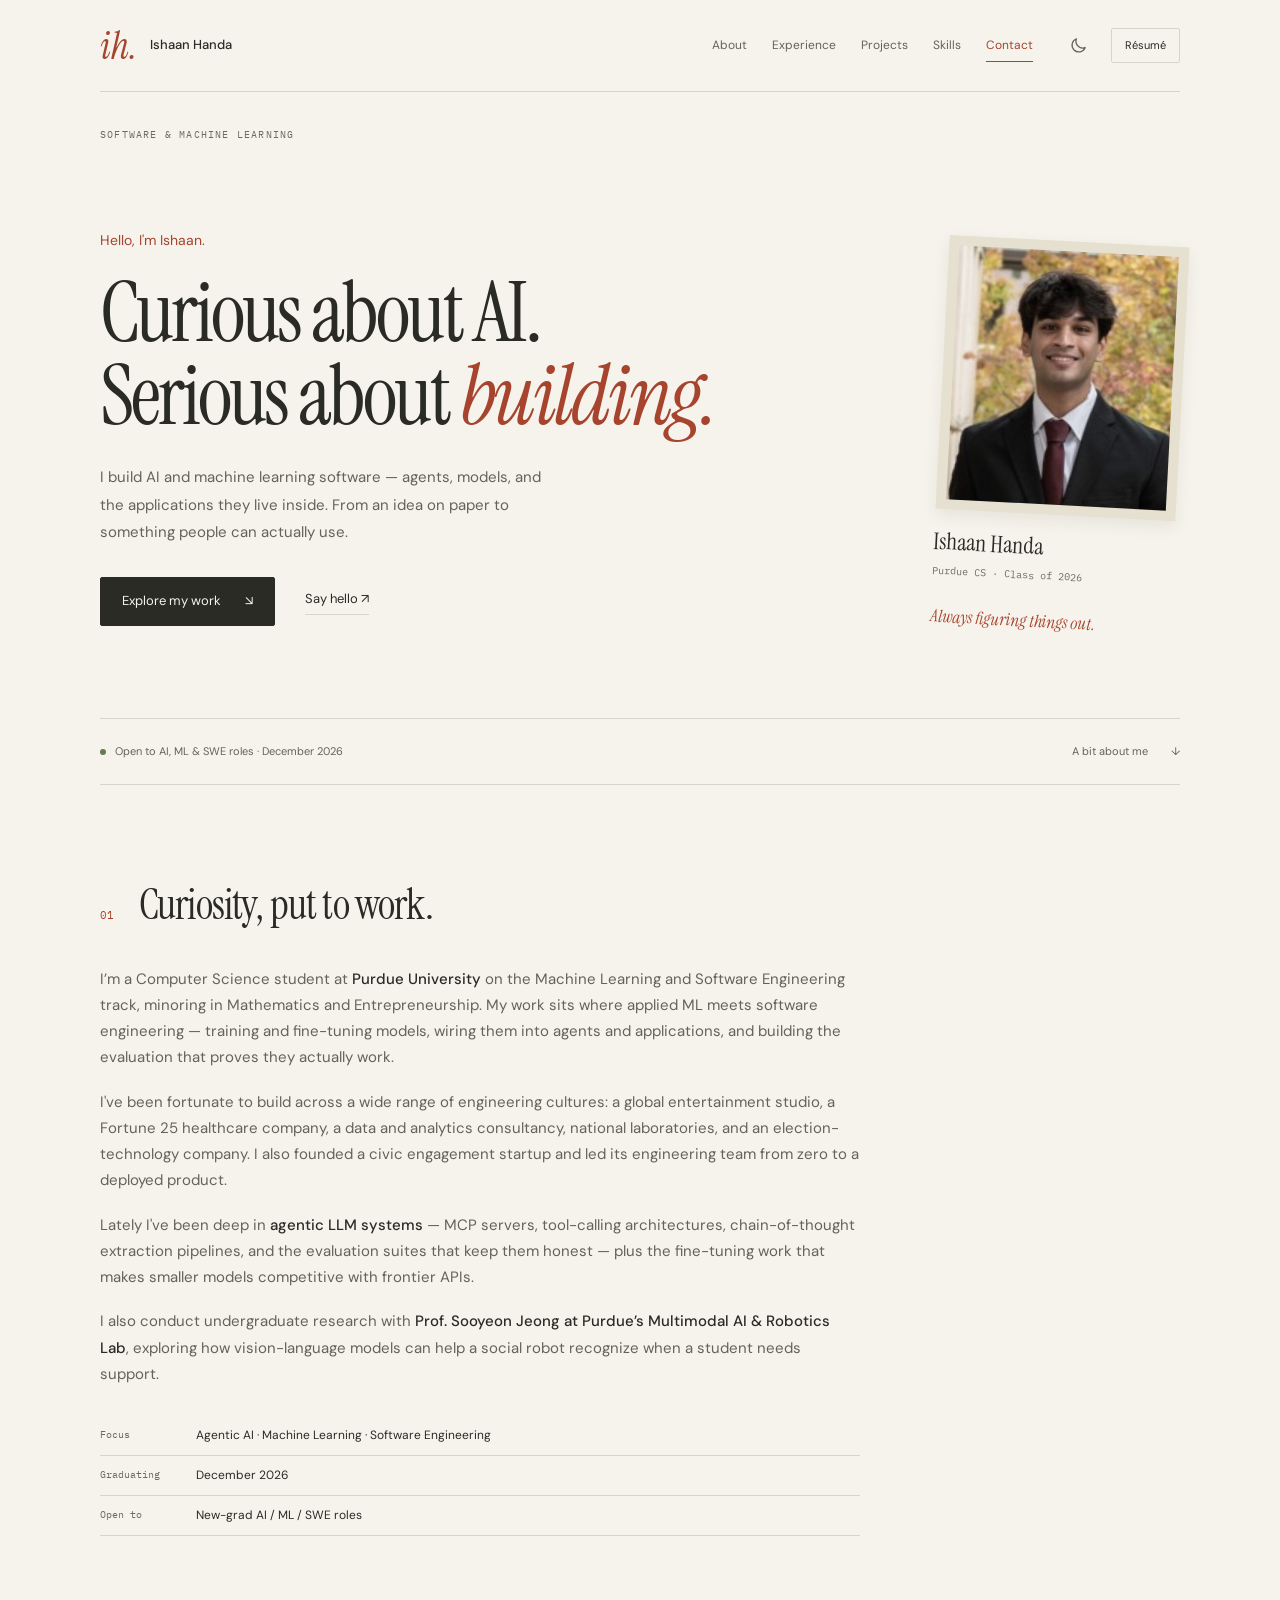
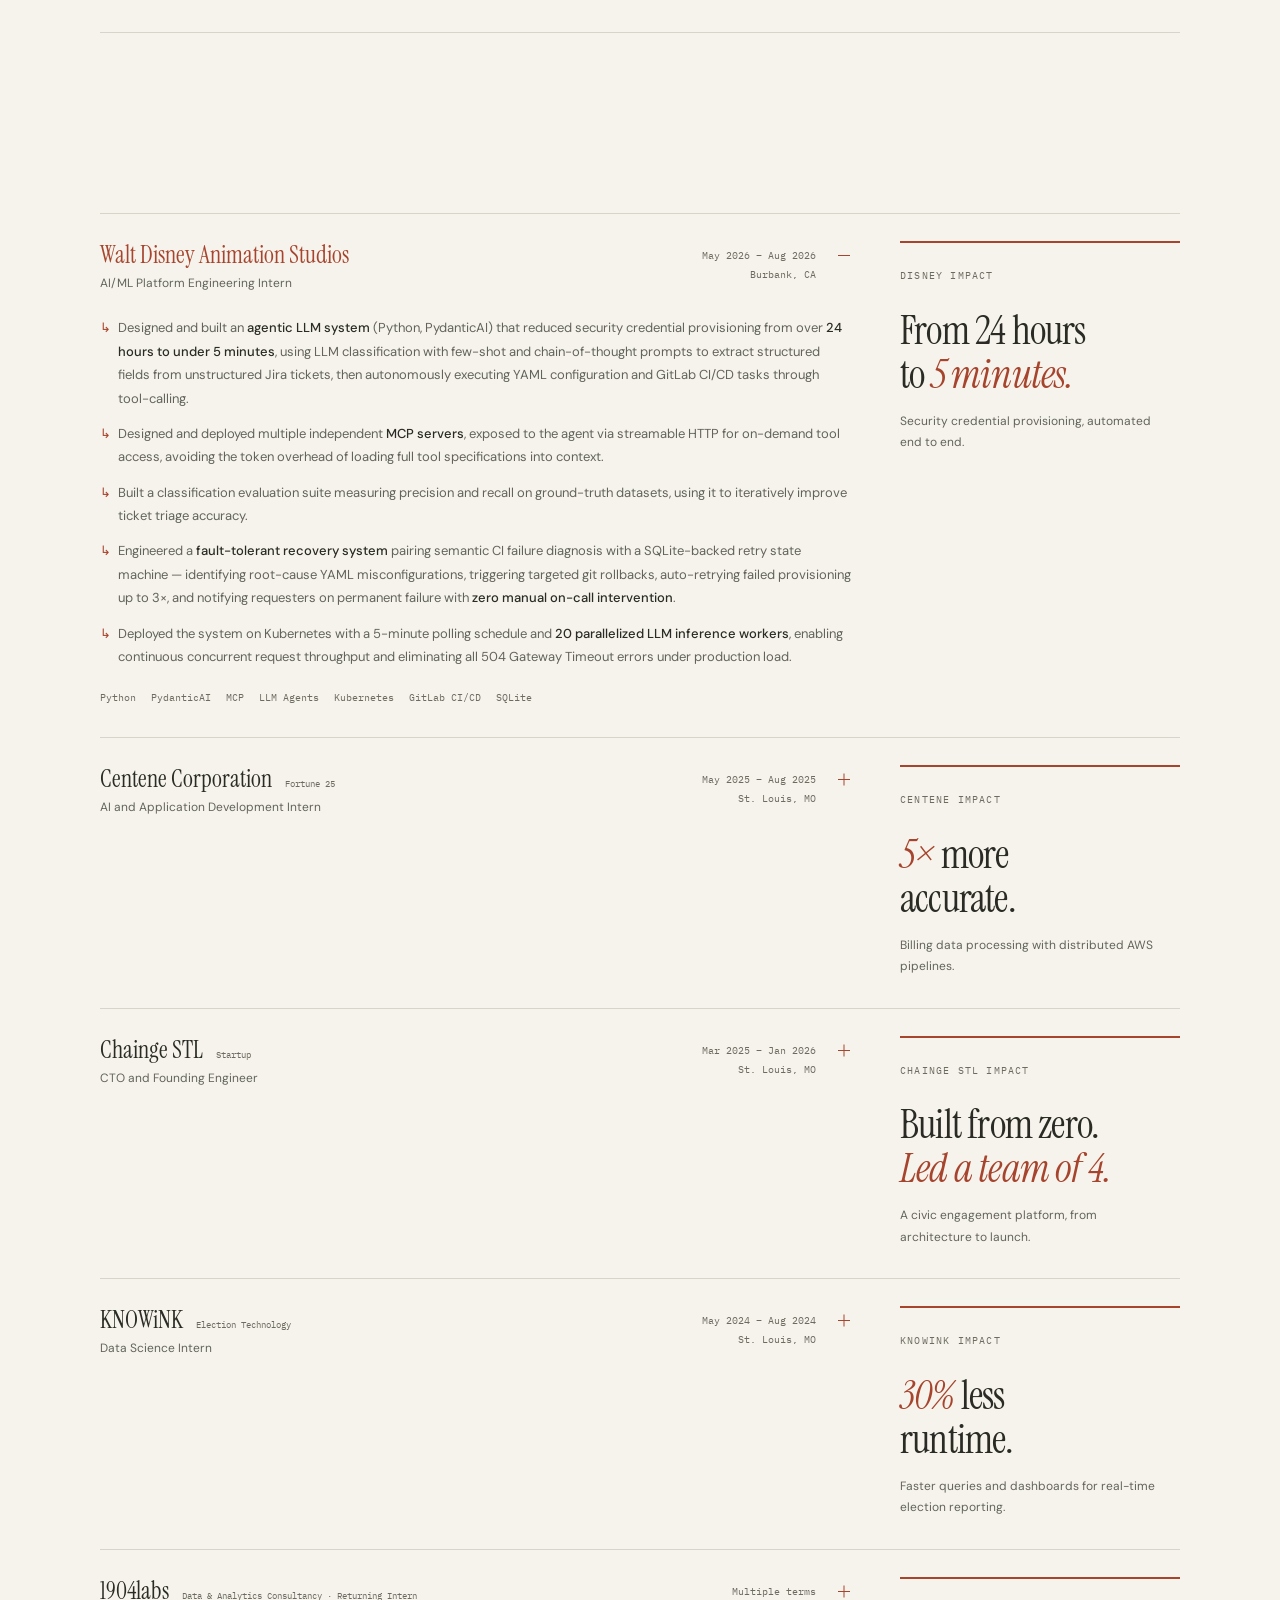
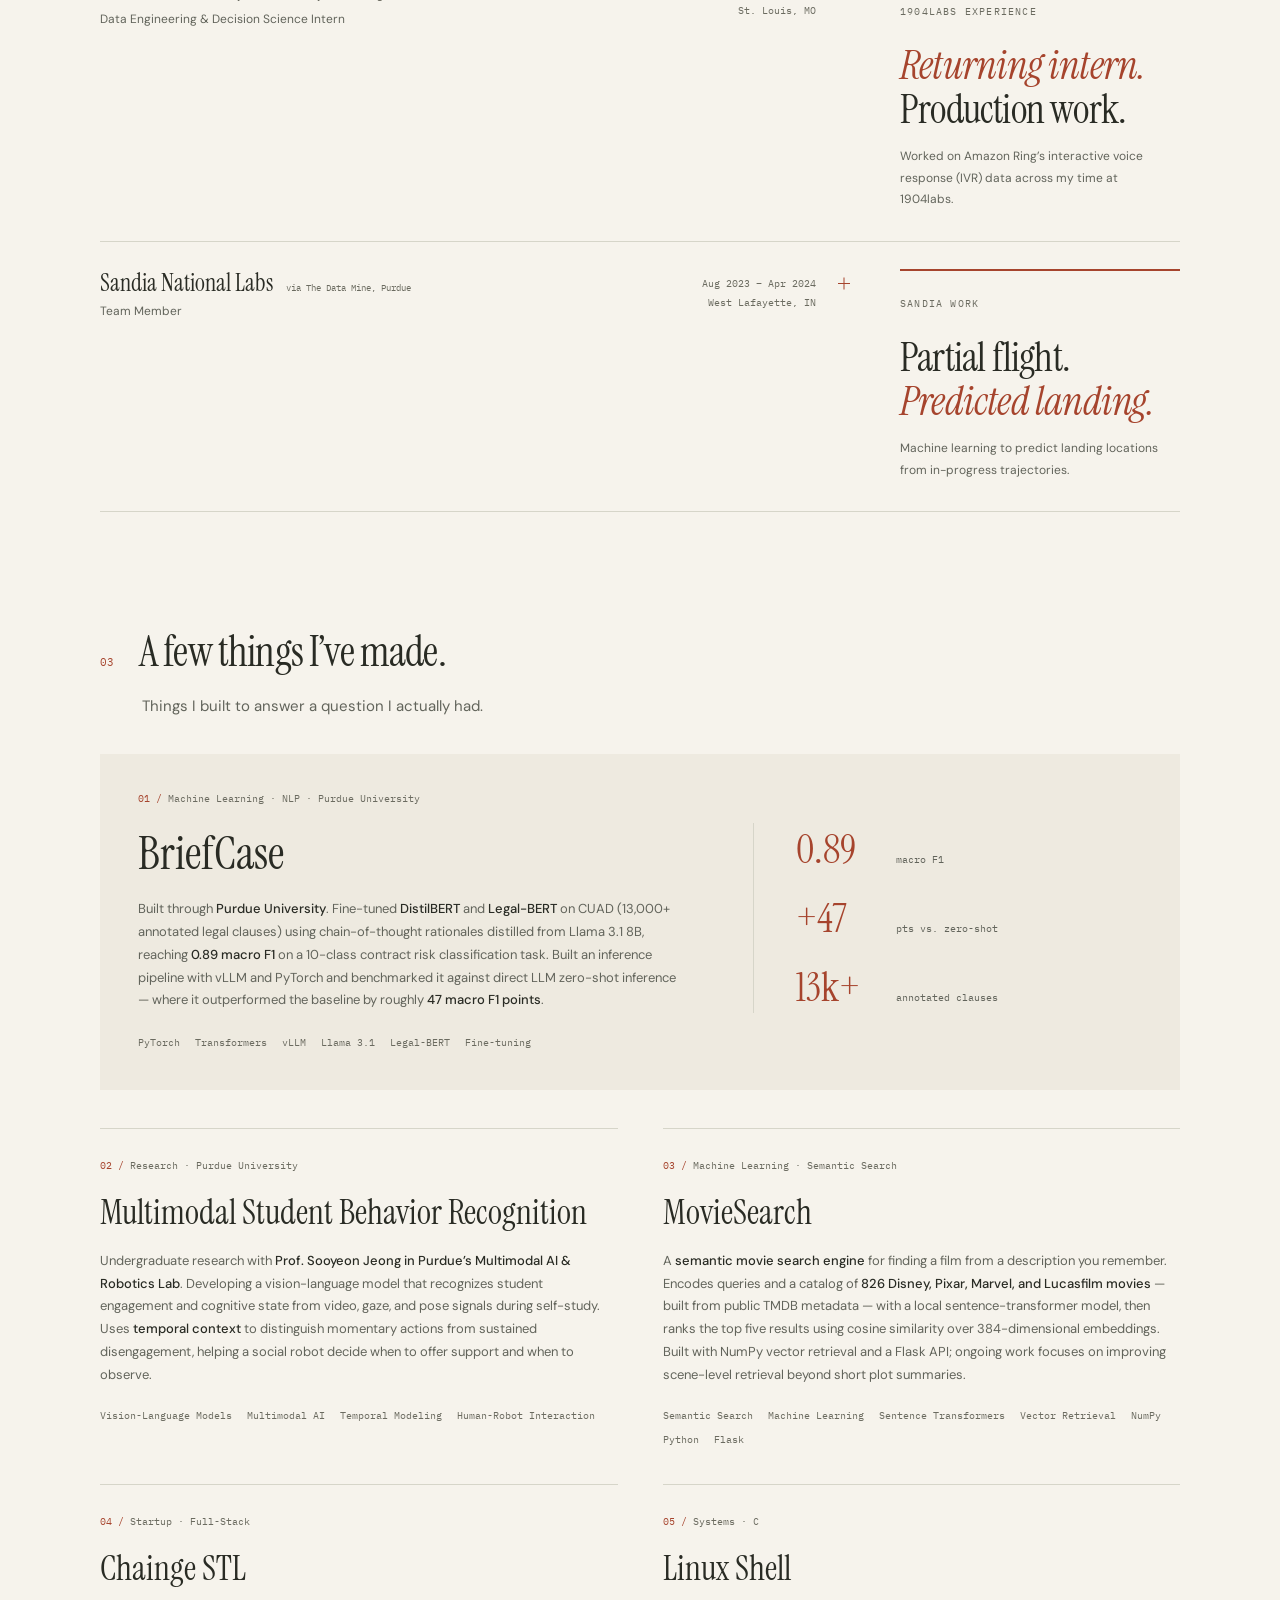
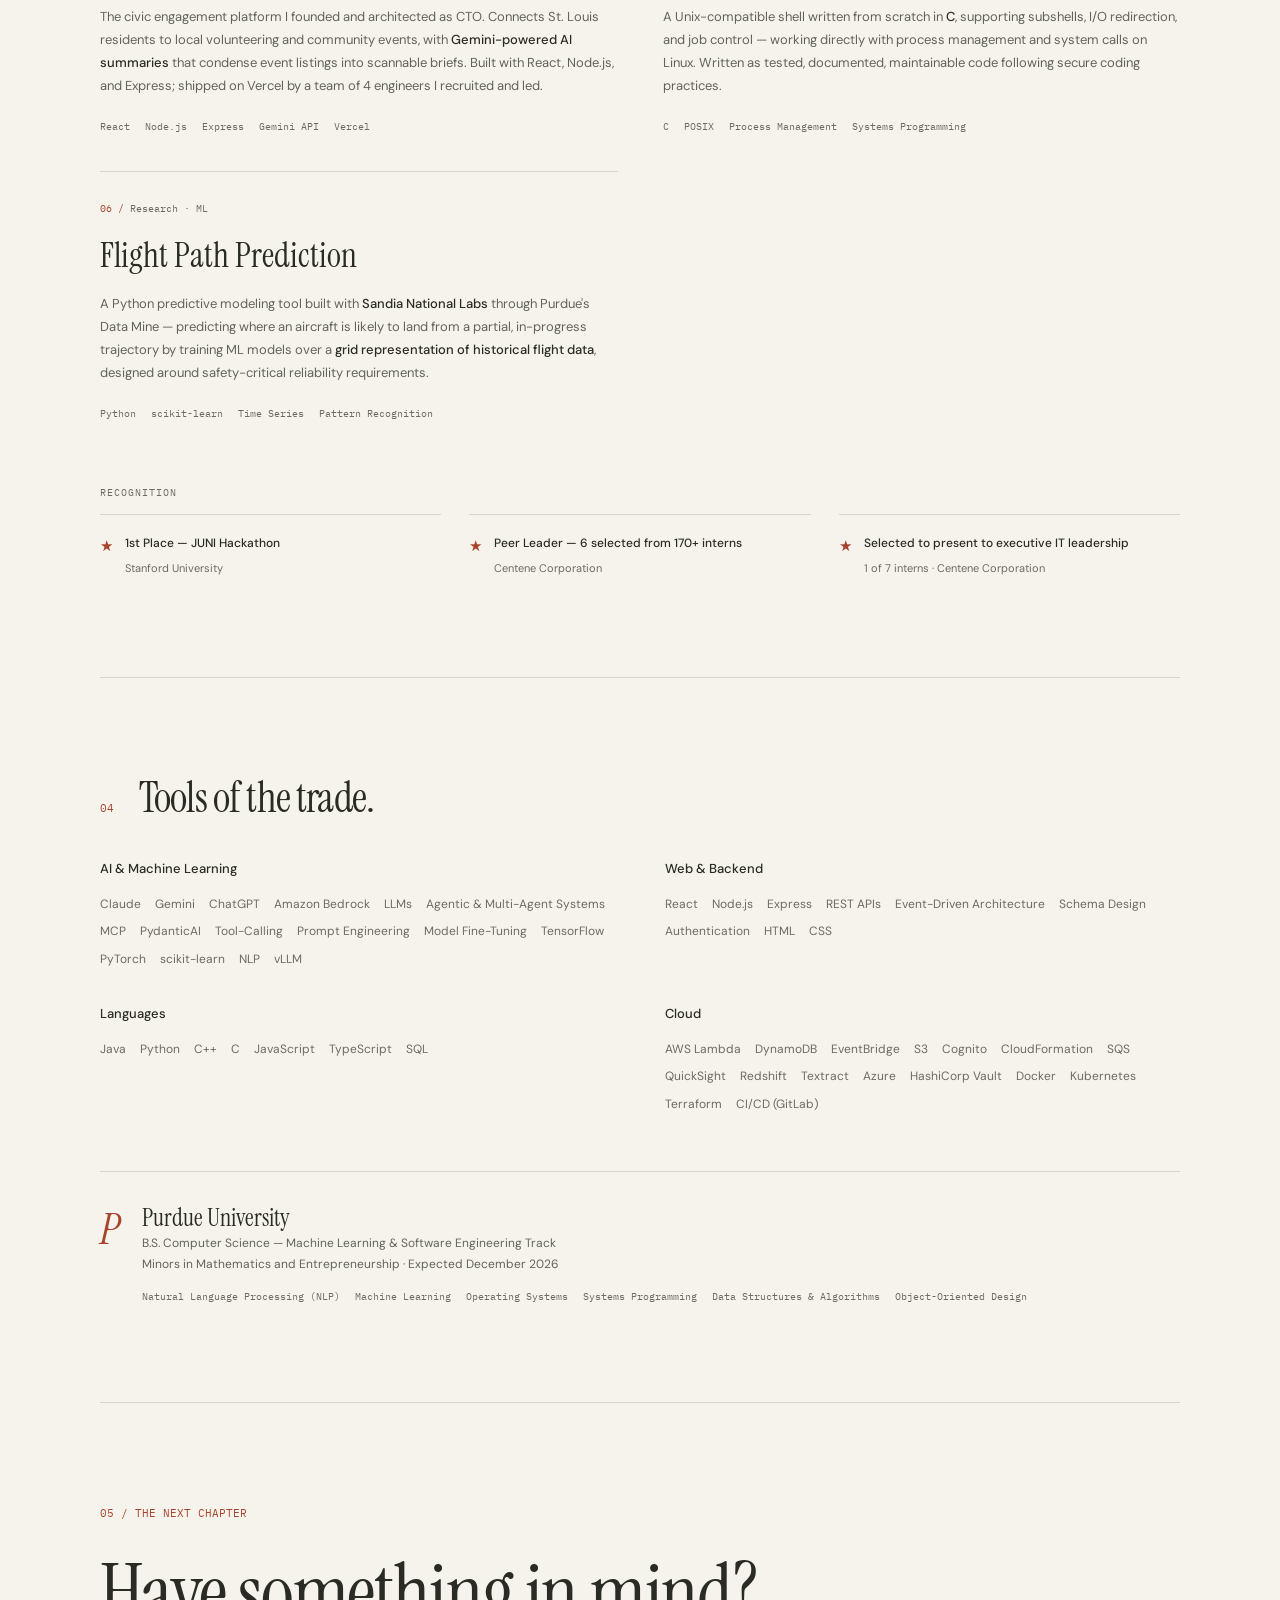
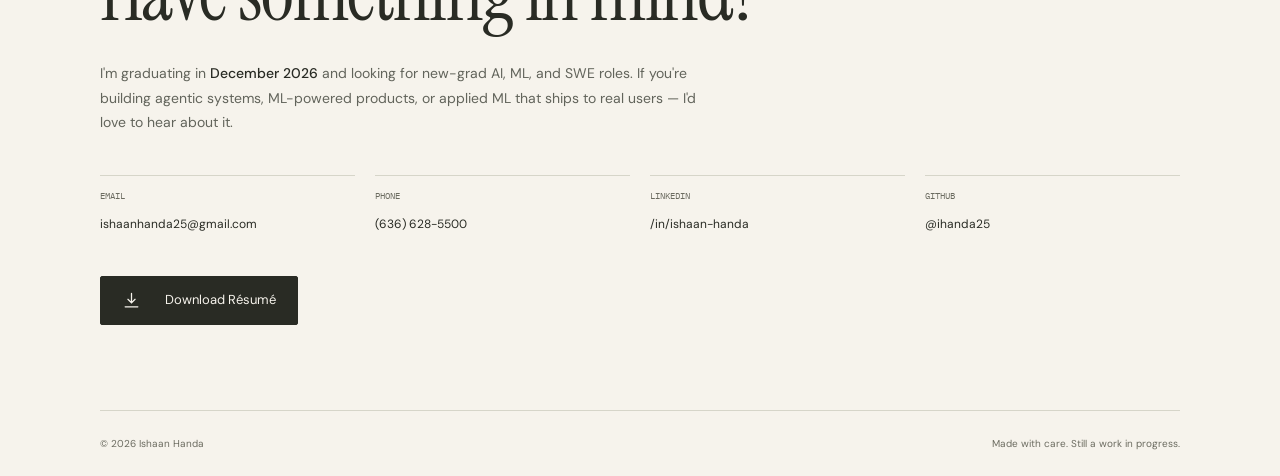
<file: index.html>
<!DOCTYPE html>
<html lang="en" data-theme="light">
<head>
<meta charset="UTF-8" />
<meta name="viewport" content="width=device-width, initial-scale=1.0" />
<title>Ishaan Handa — Software Engineer &amp; ML Engineer</title>

<meta name="description" content="Ishaan Handa — software and machine learning engineer. Purdue CS (Machine Learning &amp; Software Engineering). Builds agentic LLM systems, applied ML models, and full-stack applications. Recently AI/ML Platform Engineering Intern at Walt Disney Animation Studios." />
<meta name="author" content="Ishaan Handa" />
<link rel="canonical" href="https://ishaanhanda.com/" />

<meta property="og:type" content="website" />
<meta property="og:title" content="Ishaan Handa — Software Engineer &amp; ML Engineer" />
<meta property="og:description" content="Purdue CS. Software and ML engineer building agentic LLM systems, applied ML models, and full-stack applications. Previously Disney Animation, Centene, 1904labs, KNOWiNK, Sandia National Labs." />
<meta property="og:url" content="https://ishaanhanda.com/" />
<meta name="twitter:card" content="summary_large_image" />

<link rel="preconnect" href="https://fonts.googleapis.com" />
<link rel="preconnect" href="https://fonts.gstatic.com" crossorigin />
<link href="https://fonts.googleapis.com/css2?family=DM+Sans:wght@400;500;600;700&family=Instrument+Serif:ital@0;1&family=IBM+Plex+Mono:wght@400;500&display=swap" rel="stylesheet" />
<link rel="stylesheet" href="styles.css" />
<link rel="icon" href="data:image/svg+xml,<svg xmlns='http://www.w3.org/2000/svg' viewBox='0 0 100 100'><rect width='100' height='100' rx='22' fill='%230b0d11'/><text y='71' x='50' text-anchor='middle' font-size='58' font-family='monospace' font-weight='bold' fill='%2338bdf8'>ih</text></svg>" />

<script type="application/ld+json">
{
  "@context": "https://schema.org",
  "@type": "Person",
  "name": "Ishaan Handa",
  "email": "mailto:ishaanhanda25@gmail.com",
  "telephone": "+1-636-628-5500",
  "url": "https://ishaanhanda.com/",
  "jobTitle": "Software Engineer, Machine Learning",
  "sameAs": ["https://linkedin.com/in/ishaan-handa", "https://github.com/ihanda25"],
  "alumniOf": { "@type": "CollegeOrUniversity", "name": "Purdue University" },
  "knowsAbout": ["Machine Learning", "Large Language Models", "Agentic AI Systems", "Model Context Protocol", "Software Engineering", "AWS"]
}
</script>
</head>

<body>
<a class="skip-link" href="#main">Skip to content</a>

<div class="grain" aria-hidden="true"></div>
<div class="glow glow-a" aria-hidden="true"></div>
<div class="glow glow-b" aria-hidden="true"></div>

<!-- ══ NAV ══ -->
<header class="nav" id="nav">
  <div class="wrap nav-inner">
    <a href="#top" class="brand" aria-label="Ishaan Handa, home">
      <span class="brand-mark">ih.</span>
      <span class="brand-name">Ishaan Handa</span>
    </a>

    <nav id="nav-links" class="nav-links" aria-label="Section navigation">
      <a href="#about">About</a>
      <a href="#experience">Experience</a>
      <a href="#projects">Projects</a>
      <a href="#skills">Skills</a>
      <a href="#contact">Contact</a>
    </nav>

    <div class="nav-actions">
      <button id="theme-toggle" class="icon-btn" aria-label="Toggle color theme" title="Toggle theme">
        <svg class="i-sun" viewBox="0 0 24 24" aria-hidden="true"><circle cx="12" cy="12" r="4.2"/><path d="M12 2v2.6M12 19.4V22M2 12h2.6M19.4 12H22M4.9 4.9l1.9 1.9M17.2 17.2l1.9 1.9M19.1 4.9l-1.9 1.9M6.8 17.2l-1.9 1.9"/></svg>
        <svg class="i-moon" viewBox="0 0 24 24" aria-hidden="true"><path d="M20.5 14.6A8.6 8.6 0 0 1 9.4 3.5a8.6 8.6 0 1 0 11.1 11.1Z"/></svg>
      </button>
      <a class="btn btn-sm" href="assets/Ishaan-Handa-Resume.pdf" target="_blank" rel="noopener">Résumé</a>
      <button id="menu-btn" class="icon-btn menu-btn" aria-label="Open menu" aria-expanded="false" aria-controls="nav-links">
        <svg viewBox="0 0 24 24" aria-hidden="true"><path d="M3 6h18M3 12h18M3 18h18"/></svg>
      </button>
    </div>
  </div>
  <div class="nav-progress" id="nav-progress" aria-hidden="true"></div>
</header>

<main id="main">
<span id="top"></span>

<!-- ══ HERO ══ -->
<section class="hero wrap">
  <div class="hero-meta"><span>Software &amp; machine learning</span></div>
  <div class="hero-layout">
    <div class="hero-copy">
      <p class="eyebrow">Hello, I'm Ishaan.</p>
      <h1 class="hero-title">Curious about AI.<br>Serious about <em>building.</em></h1>
      <p class="hero-sub">I build AI and machine learning software — agents, models, and the applications they live inside. From an idea on paper to something people can actually use.</p>
      <div class="hero-cta"><a class="btn btn-primary" href="#projects">Explore my work <span aria-hidden="true">↘</span></a><a class="text-link" href="mailto:ishaanhanda25@gmail.com">Say hello <span aria-hidden="true">↗</span></a></div>
    </div>
    <figure class="portrait"><div class="portrait-frame"><img src="assets/headshot.jpeg" width="200" height="200" alt="Ishaan Handa" fetchpriority="high" /></div><figcaption>Ishaan Handa<span>Purdue CS · Class of 2026</span></figcaption><span class="portrait-note" aria-hidden="true">Always figuring things out.</span></figure>
  </div>
  <div class="hero-foot"><p><span class="status-dot" aria-hidden="true"></span>Open to AI, ML &amp; SWE roles · December 2026</p><a href="#about">A bit about me <span aria-hidden="true">↓</span></a></div>
</section>

<!-- ══ ABOUT ══ -->
<section id="about" class="wrap section">
  <div class="sec-head reveal">
    <span class="sec-num">01</span>
    <h2>Curiosity, put to work.</h2>
  </div>

  <div class="about-grid">
    <div class="about-copy reveal">
      <p>
        I’m a Computer Science student at <strong>Purdue University</strong> on the Machine Learning and
        Software Engineering track, minoring in Mathematics and Entrepreneurship. My work sits where applied
        ML meets software engineering — training and fine-tuning models, wiring them into agents and
        applications, and building the evaluation that proves they actually work.
      </p>
      <p>
        I've been fortunate to build across a wide range of engineering cultures: a global entertainment
        studio, a Fortune 25 healthcare company, a data and analytics consultancy, national laboratories,
        and an election-technology company. I also founded a civic engagement startup and led its
        engineering team from zero to a deployed product.
      </p>
      <p>
        Lately I've been deep in <strong>agentic LLM systems</strong> — MCP servers, tool-calling
        architectures, chain-of-thought extraction pipelines, and the evaluation suites that keep them
        honest — plus the fine-tuning work that makes smaller models competitive with
        frontier APIs.
      </p>

      <p>I also conduct undergraduate research with <strong>Prof. Sooyeon Jeong at Purdue’s Multimodal AI &amp; Robotics Lab</strong>, exploring how vision-language models can help a social robot recognize when a student needs support.</p>

      <ul class="about-facts">
        <li><span>Focus</span> Agentic AI · Machine Learning · Software Engineering</li>
        <li><span>Graduating</span> December 2026</li>
        <li><span>Open to</span> New-grad AI / ML / SWE roles</li>
      </ul>
    </div>

  </div>
</section>

<!-- ══ EXPERIENCE ══ -->
<section id="experience" class="wrap section">
  <div class="sec-head reveal">
    <span class="sec-num">02</span>
    <h2>Where I’ve been building.</h2>
  </div>

  <ol class="timeline">

    <!-- Disney -->
    <li class="tl-item reveal">
      <div class="tl-marker"><span class="tl-dot current"></span></div>
      <details class="tl-card" open><summary class="tl-head">
          <div>
            <h3 class="tl-role">AI/ML Platform Engineering Intern</h3>
            <p class="tl-org">Walt Disney Animation Studios</p>
          </div>
          <div class="tl-meta">
            <span class="tl-date">May 2026 – Aug 2026</span>
            <span class="tl-loc">Burbank, CA</span>
          </div>
        <span class="expand-mark" aria-hidden="true"></span></summary><div class="job-detail">
        <ul class="tl-bullets">
          <li>Designed and built an <strong>agentic LLM system</strong> (Python, PydanticAI) that reduced security credential provisioning from over <strong>24 hours to under 5 minutes</strong>, using LLM classification with few-shot and chain-of-thought prompts to extract structured fields from unstructured Jira tickets, then autonomously executing YAML configuration and GitLab CI/CD tasks through tool-calling.</li>
          <li>Designed and deployed multiple independent <strong>MCP servers</strong>, exposed to the agent via streamable HTTP for on-demand tool access, avoiding the token overhead of loading full tool specifications into context.</li>
          <li>Built a classification evaluation suite measuring precision and recall on ground-truth datasets, using it to iteratively improve ticket triage accuracy.</li>
          <li>Engineered a <strong>fault-tolerant recovery system</strong> pairing semantic CI failure diagnosis with a SQLite-backed retry state machine — identifying root-cause YAML misconfigurations, triggering targeted git rollbacks, auto-retrying failed provisioning up to 3×, and notifying requesters on permanent failure with <strong>zero manual on-call intervention</strong>.</li>
          <li>Deployed the system on Kubernetes with a 5-minute polling schedule and <strong>20 parallelized LLM inference workers</strong>, enabling continuous concurrent request throughput and eliminating all 504 Gateway Timeout errors under production load.</li>
        </ul>
        <ul class="chips">
          <li>Python</li><li>PydanticAI</li><li>MCP</li><li>LLM Agents</li><li>Kubernetes</li><li>GitLab CI/CD</li><li>SQLite</li>
        </ul>
      </div></details>
      <aside class="experience-impact" aria-label="Disney impact">
        <span class="note-label">Disney impact</span>
        <h3>From 24 hours<br>to <em>5 minutes.</em></h3>
        <p>Security credential provisioning, automated end to end.</p>
      </aside>
    </li>

    <!-- Centene -->
    <li class="tl-item reveal">
      <div class="tl-marker"><span class="tl-dot"></span></div>
      <details class="tl-card"><summary class="tl-head">
          <div>
            <h3 class="tl-role">AI and Application Development Intern</h3>
            <p class="tl-org">Centene Corporation <span class="org-note">Fortune 25</span></p>
          </div>
          <div class="tl-meta">
            <span class="tl-date">May 2025 – Aug 2025</span>
            <span class="tl-loc">St. Louis, MO</span>
          </div>
        <span class="expand-mark" aria-hidden="true"></span></summary><div class="job-detail">
        <ul class="tl-bullets">
          <li>Developed <strong>iBills</strong>, an end-to-end AI-powered billing pipeline using AWS Bedrock LLMs to automate reconciliation and transform fragmented billing data into structured, actionable insights.</li>
          <li>Built distributed data pipelines with AWS Lambda, DynamoDB, and Textract, achieving a <strong>5× improvement in processing accuracy</strong> and enabling real-time analytics.</li>
          <li>Engineered scalable backend services in Java and Python on AWS with object-oriented design, applying secure coding practices and architecting event-driven systems with EventBridge, SQS, Cognito authentication, and CloudFormation infrastructure as code.</li>
          <li>Selected as one of <strong>6 Peer Leaders among 170+ interns</strong>, and one of 7 interns invited to present technical work to executive IT leadership.</li>
        </ul>
        <ul class="chips">
          <li>AWS Bedrock</li><li>Lambda</li><li>DynamoDB</li><li>Textract</li><li>Java</li><li>Python</li><li>EventBridge</li><li>CloudFormation</li>
        </ul>
      </div></details>
      <aside class="experience-impact" aria-label="Centene impact">
        <span class="note-label">Centene impact</span>
        <h3><em>5×</em> more<br>accurate.</h3>
        <p>Billing data processing with distributed AWS pipelines.</p>
      </aside>
    </li>

    <!-- Chainge STL -->
    <li class="tl-item reveal">
      <div class="tl-marker"><span class="tl-dot founder"></span></div>
      <details class="tl-card"><summary class="tl-head">
          <div>
            <h3 class="tl-role">CTO and Founding Engineer</h3>
            <p class="tl-org">Chainge STL <span class="org-note">Startup</span></p>
          </div>
          <div class="tl-meta">
            <span class="tl-date">Mar 2025 – Jan 2026</span>
            <span class="tl-loc">St. Louis, MO</span>
          </div>
        <span class="expand-mark" aria-hidden="true"></span></summary><div class="job-detail">
        <ul class="tl-bullets">
          <li>Founded and built a full-stack, consumer-facing <strong>civic engagement platform</strong> from scratch (React, Node.js, Express, REST APIs), owning architecture and product decisions end to end, deployed on Vercel with the Google Gemini API powering AI-generated event summaries.</li>
          <li>Recruited and led a <strong>team of 4 engineers</strong>, overseeing system design, code review, and testing to ensure high-quality, secure delivery.</li>
        </ul>
        <ul class="chips">
          <li>React</li><li>Node.js</li><li>Express</li><li>REST APIs</li><li>Gemini API</li><li>Vercel</li><li>Team Leadership</li>
        </ul>
      </div></details>
      <aside class="experience-impact" aria-label="Chainge STL impact">
        <span class="note-label">Chainge STL impact</span>
        <h3>Built from zero.<br><em>Led a team of 4.</em></h3>
        <p>A civic engagement platform, from architecture to launch.</p>
      </aside>
    </li>

    <!-- KNOWiNK -->
    <li class="tl-item reveal">
      <div class="tl-marker"><span class="tl-dot"></span></div>
      <details class="tl-card"><summary class="tl-head">
          <div>
            <h3 class="tl-role">Data Science Intern</h3>
            <p class="tl-org">KNOWiNK <span class="org-note">Election Technology</span></p>
          </div>
          <div class="tl-meta">
            <span class="tl-date">May 2024 – Aug 2024</span>
            <span class="tl-loc">St. Louis, MO</span>
          </div>
        <span class="expand-mark" aria-hidden="true"></span></summary><div class="job-detail">
        <ul class="tl-bullets">
          <li>Engineered Python and SQL data pipelines to process large-scale, <strong>real-time election data</strong>, improving speed and reliability by <strong>70%</strong> while enabling high-frequency ingestion.</li>
          <li>Built and optimized AWS QuickSight dashboards and Redshift queries, achieving a <strong>30% runtime reduction</strong> for real-time KPI reporting.</li>
        </ul>
        <ul class="chips">
          <li>Python</li><li>SQL</li><li>Redshift</li><li>QuickSight</li><li>ETL</li>
        </ul>
      </div></details>
      <aside class="experience-impact" aria-label="KNOWiNK impact">
        <span class="note-label">KNOWiNK impact</span>
        <h3><em>30%</em> less<br>runtime.</h3>
        <p>Faster queries and dashboards for real-time election reporting.</p>
      </aside>
    </li>

    <!-- 1904labs — NEEDS DETAIL -->
    <li class="tl-item reveal" data-todo="1904labs">
      <div class="tl-marker"><span class="tl-dot"></span></div>
      <details class="tl-card"><summary class="tl-head">
          <div>
            <h3 class="tl-role">Data Engineering &amp; Decision Science Intern</h3>
            <p class="tl-org">1904labs <span class="org-note">Data &amp; Analytics Consultancy · Returning Intern</span></p>
          </div>
          <div class="tl-meta">
            <span class="tl-date">Multiple terms</span>
            <span class="tl-loc">St. Louis, MO</span>
          </div>
        <span class="expand-mark" aria-hidden="true"></span></summary><div class="job-detail">
        <ul class="tl-bullets">
          <li>Worked on <strong>interactive voice response (IVR) data for Amazon Ring</strong> as part of 1904labs’ data engineering and decision science work.</li>
          <li>Returned across <strong>multiple internship terms</strong>, working alongside consultants, data scientists, and designers on production client engagements from pipeline development through cloud deployment.</li>
        </ul>
        <ul class="chips">
          <li>Data Engineering</li><li>Decision Science</li><li>Python</li><li>SQL</li><li>Agile Delivery</li><li>Cloud</li>
        </ul>
      </div></details>
      <aside class="experience-impact" aria-label="1904labs experience">
        <span class="note-label">1904labs experience</span>
        <h3><em>Returning intern.</em><br>Production work.</h3>
        <p>Worked on Amazon Ring’s interactive voice response (IVR) data across my time at 1904labs.</p>
      </aside>
    </li>

    <!-- Sandia -->
    <li class="tl-item reveal">
      <div class="tl-marker"><span class="tl-dot"></span></div>
      <details class="tl-card"><summary class="tl-head">
          <div>
            <h3 class="tl-role">Team Member</h3>
            <p class="tl-org">Sandia National Labs <span class="org-note">via The Data Mine, Purdue</span></p>
          </div>
          <div class="tl-meta">
            <span class="tl-date">Aug 2023 – Apr 2024</span>
            <span class="tl-loc">West Lafayette, IN</span>
          </div>
        <span class="expand-mark" aria-hidden="true"></span></summary><div class="job-detail">
        <ul class="tl-bullets">
          <li>Collaborated with Sandia National Labs mentors and a Purdue Data Mine team to design, build, and test a Python-based <strong>flight prediction tool</strong>, applying pattern recognition and predictive modeling to truncated flight path and commercial data to deliver reliable, safety-focused models.</li>
          <li>Trained ML models over a <strong>grid representation of historical flight data</strong> to predict a probable landing location from a partial, in-progress trajectory.</li>
        </ul>
        <ul class="chips">
          <li>Python</li><li>Predictive Modeling</li><li>Pattern Recognition</li><li>scikit-learn</li>
        </ul>
      </div></details>
      <aside class="experience-impact" aria-label="Sandia work">
        <span class="note-label">Sandia work</span>
        <h3>Partial flight.<br><em>Predicted landing.</em></h3>
        <p>Machine learning to predict landing locations from in-progress trajectories.</p>
      </aside>
    </li>

  </ol>
</section>

<!-- ══ PROJECTS ══ -->
<section id="projects" class="wrap section">
  <div class="sec-head reveal">
    <span class="sec-num">03</span>
    <h2>A few things I’ve made.</h2>
  </div>
  <p class="sec-lede reveal">Things I built to answer a question I actually had.</p>

  <div class="proj-grid">

    <!-- BriefCase -->
    <article class="proj reveal proj-feature">
      <div class="proj-top">
        <span class="proj-tag">Machine Learning · NLP · Purdue University</span>
        <div class="proj-links">
          
        </div>
      </div>
      <h3 class="proj-title">BriefCase</h3>
      <p class="proj-desc">
        Built through <strong>Purdue University</strong>. Fine-tuned <strong>DistilBERT</strong> and <strong>Legal-BERT</strong> on CUAD (13,000+ annotated legal
        clauses) using chain-of-thought rationales distilled from Llama 3.1 8B, reaching <strong>0.89 macro F1</strong>
        on a 10-class contract risk classification task. Built an inference pipeline with vLLM and
        PyTorch and benchmarked it against direct LLM zero-shot inference — where it outperformed the baseline by
        roughly <strong>47 macro F1 points</strong>.
      </p>
      <ul class="proj-metrics">
        <li><b>0.89</b><span>macro F1</span></li>
        <li><b>+47</b><span>pts vs. zero-shot</span></li>
        <li><b>13k+</b><span>annotated clauses</span></li>
      </ul>
      <ul class="chips">
        <li>PyTorch</li><li>Transformers</li><li>vLLM</li><li>Llama 3.1</li><li>Legal-BERT</li><li>Fine-tuning</li>
      </ul>
    </article>

    <!-- Purdue research -->
    <article class="proj reveal">
      <div class="proj-top"><span class="proj-tag">Research · Purdue University</span></div>
      <h3 class="proj-title">Multimodal Student Behavior Recognition</h3>
      <p class="proj-desc">Undergraduate research with <strong>Prof. Sooyeon Jeong in Purdue’s Multimodal AI &amp; Robotics Lab</strong>. Developing a vision-language model that recognizes student engagement and cognitive state from video, gaze, and pose signals during self-study. Uses <strong>temporal context</strong> to distinguish momentary actions from sustained disengagement, helping a social robot decide when to offer support and when to observe.</p>
      <ul class="chips"><li>Vision-Language Models</li><li>Multimodal AI</li><li>Temporal Modeling</li><li>Human-Robot Interaction</li></ul>
    </article>

    <!-- Movie Search -->
    <article class="proj reveal">
      <div class="proj-top"><span class="proj-tag">Machine Learning · Semantic Search</span></div>
      <h3 class="proj-title">MovieSearch</h3>
      <p class="proj-desc">A <strong>semantic movie search engine</strong> for finding a film from a description you remember. Encodes queries and a catalog of <strong>826 Disney, Pixar, Marvel, and Lucasfilm movies</strong> — built from public TMDB metadata — with a local sentence-transformer model, then ranks the top five results using cosine similarity over 384-dimensional embeddings. Built with NumPy vector retrieval and a Flask API; ongoing work focuses on improving scene-level retrieval beyond short plot summaries.</p>
      <ul class="chips"><li>Semantic Search</li><li>Machine Learning</li><li>Sentence Transformers</li><li>Vector Retrieval</li><li>NumPy</li><li>Python</li><li>Flask</li></ul>
    </article>

    <!-- Chainge -->
    <article class="proj reveal">
      <div class="proj-top">
        <span class="proj-tag">Startup · Full-Stack</span>
        <div class="proj-links">
          
        </div>
      </div>
      <h3 class="proj-title">Chainge STL</h3>
      <p class="proj-desc">
        The civic engagement platform I founded and architected as CTO. Connects St. Louis residents to local
        volunteering and community events, with <strong>Gemini-powered AI summaries</strong> that condense event
        listings into scannable briefs. Built with React, Node.js, and Express; shipped on Vercel by a team of 4
        engineers I recruited and led.
      </p>
      <ul class="chips">
        <li>React</li><li>Node.js</li><li>Express</li><li>Gemini API</li><li>Vercel</li>
      </ul>
    </article>

    <!-- Linux Shell -->
    <article class="proj reveal">
      <div class="proj-top">
        <span class="proj-tag">Systems · C</span>
        <div class="proj-links">
          
        </div>
      </div>
      <h3 class="proj-title">Linux Shell</h3>
      <p class="proj-desc">
        A Unix-compatible shell written from scratch in <strong>C</strong>, supporting subshells, I/O redirection,
        and job control — working directly with process management and system calls on Linux. Written as tested,
        documented, maintainable code following secure coding practices.
      </p>
      <ul class="chips">
        <li>C</li><li>POSIX</li><li>Process Management</li><li>Systems Programming</li>
      </ul>
    </article>

    <!-- Flight Prediction -->
    <article class="proj reveal">
      <div class="proj-top">
        <span class="proj-tag">Research · ML</span>
      </div>
      <h3 class="proj-title">Flight Path Prediction</h3>
      <p class="proj-desc">
        A Python predictive modeling tool built with <strong>Sandia National Labs</strong> through Purdue's
        Data Mine — predicting where an aircraft is likely to land from a partial, in-progress trajectory by
        training ML models over a <strong>grid representation of historical flight data</strong>, designed
        around safety-critical reliability requirements.
      </p>
      <ul class="chips">
        <li>Python</li><li>scikit-learn</li><li>Time Series</li><li>Pattern Recognition</li>
      </ul>
    </article>

  </div>

  <!-- Awards -->
  <div class="awards reveal">
    <h3 class="awards-title">Recognition</h3>
    <ul class="award-list">
      <li class="award">
        <span class="award-ico" aria-hidden="true">★</span>
        <div>
          <b>1st Place — JUNI Hackathon</b>
          <span>Stanford University</span>
        </div>
      </li>
      <li class="award">
        <span class="award-ico" aria-hidden="true">★</span>
        <div>
          <b>Peer Leader — 6 selected from 170+ interns</b>
          <span>Centene Corporation</span>
        </div>
      </li>
      <li class="award">
        <span class="award-ico" aria-hidden="true">★</span>
        <div>
          <b>Selected to present to executive IT leadership</b>
          <span>1 of 7 interns · Centene Corporation</span>
        </div>
      </li>
    </ul>
  </div>
</section>

<!-- ══ SKILLS ══ -->
<section id="skills" class="wrap section">
  <div class="sec-head reveal">
    <span class="sec-num">04</span>
    <h2>Tools of the trade.</h2>
  </div>

  <div class="skills-grid">
    <div class="skill-card reveal">
      <h3><span class="sk-ico">◈</span> AI &amp; Machine Learning</h3>
      <ul class="chips lg"><li>Claude</li><li>Gemini</li><li>ChatGPT</li><li>Amazon Bedrock</li><li>LLMs</li><li>Agentic &amp; Multi-Agent Systems</li><li>MCP</li><li>PydanticAI</li><li>Tool-Calling</li><li>Prompt Engineering</li><li>Model Fine-Tuning</li><li>TensorFlow</li><li>PyTorch</li><li>scikit-learn</li><li>NLP</li><li>vLLM</li></ul>
    </div>

    <div class="skill-card reveal">
      <h3><span class="sk-ico">⇄</span> Web &amp; Backend</h3>
      <ul class="chips lg"><li>React</li><li>Node.js</li><li>Express</li><li>REST APIs</li><li>Event-Driven Architecture</li><li>Schema Design</li><li>Authentication</li><li>HTML</li><li>CSS</li></ul>
    </div>

    <div class="skill-card reveal">
      <h3><span class="sk-ico">&lt;/&gt;</span> Languages</h3>
      <ul class="chips lg"><li>Java</li><li>Python</li><li>C++</li><li>C</li><li>JavaScript</li><li>TypeScript</li><li>SQL</li></ul>
    </div>

    <div class="skill-card reveal">
      <h3><span class="sk-ico">☁</span> Cloud</h3>
      <ul class="chips lg"><li>AWS Lambda</li><li>DynamoDB</li><li>EventBridge</li><li>S3</li><li>Cognito</li><li>CloudFormation</li><li>SQS</li><li>QuickSight</li><li>Redshift</li><li>Textract</li><li>Azure</li><li>HashiCorp Vault</li><li>Docker</li><li>Kubernetes</li><li>Terraform</li><li>CI/CD (GitLab)</li></ul>
    </div>
  </div>

  <!-- Education -->
  <div class="edu reveal">
    <div class="edu-mark" aria-hidden="true">P</div>
    <div class="edu-body">
      <h3>Purdue University</h3>
      <p class="edu-deg">B.S. Computer Science — Machine Learning &amp; Software Engineering Track</p>
      <p class="edu-min">Minors in Mathematics and Entrepreneurship · Expected December 2026</p>
      <ul class="chips"><li>Natural Language Processing (NLP)</li><li>Machine Learning</li><li>Operating Systems</li><li>Systems Programming</li><li>Data Structures &amp; Algorithms</li><li>Object-Oriented Design</li></ul>
    </div>
  </div>
</section>

<!-- ══ CONTACT ══ -->
<section id="contact" class="wrap section contact">
  <div class="reveal">
    <span class="sec-num">05 / THE NEXT CHAPTER</span>
    <h2 class="contact-title">Have something in mind?</h2>
    <p class="contact-sub">
      I'm graduating in <strong>December 2026</strong> and looking for new-grad AI, ML, and SWE roles. If you're building agentic systems, ML-powered products, or applied ML that ships to
      real users — I'd love to hear about it.
    </p>

    <div class="contact-links">
      <a class="clink" href="mailto:ishaanhanda25@gmail.com">
        <span class="clink-label">Email</span>
        <span class="clink-val">ishaanhanda25@gmail.com</span>
      </a>
      <a class="clink" href="tel:+16366285500">
        <span class="clink-label">Phone</span>
        <span class="clink-val">(636) 628-5500</span>
      </a>
      <a class="clink" href="https://linkedin.com/in/ishaan-handa" target="_blank" rel="noopener">
        <span class="clink-label">LinkedIn</span>
        <span class="clink-val">/in/ishaan-handa</span>
      </a>
      <a class="clink" href="https://github.com/ihanda25" target="_blank" rel="noopener">
        <span class="clink-label">GitHub</span>
        <span class="clink-val">@ihanda25</span>
      </a>
    </div>

    <a class="btn btn-primary btn-lg" href="assets/Ishaan-Handa-Resume.pdf" target="_blank" rel="noopener">
      <svg viewBox="0 0 24 24" aria-hidden="true"><path d="M12 3v12M7.5 10.5 12 15l4.5-4.5M4 20h16"/></svg>
      Download Résumé
    </a>
  </div>
</section>

<footer class="footer">
  <div class="wrap footer-inner">
    <p>© <span id="year">2026</span> Ishaan Handa</p>
    <p class="footer-note">Made with care. Still a work in progress.</p>
  </div>
</footer>
</main>

<script src="main.js"></script>
</body>
</html>
</file>
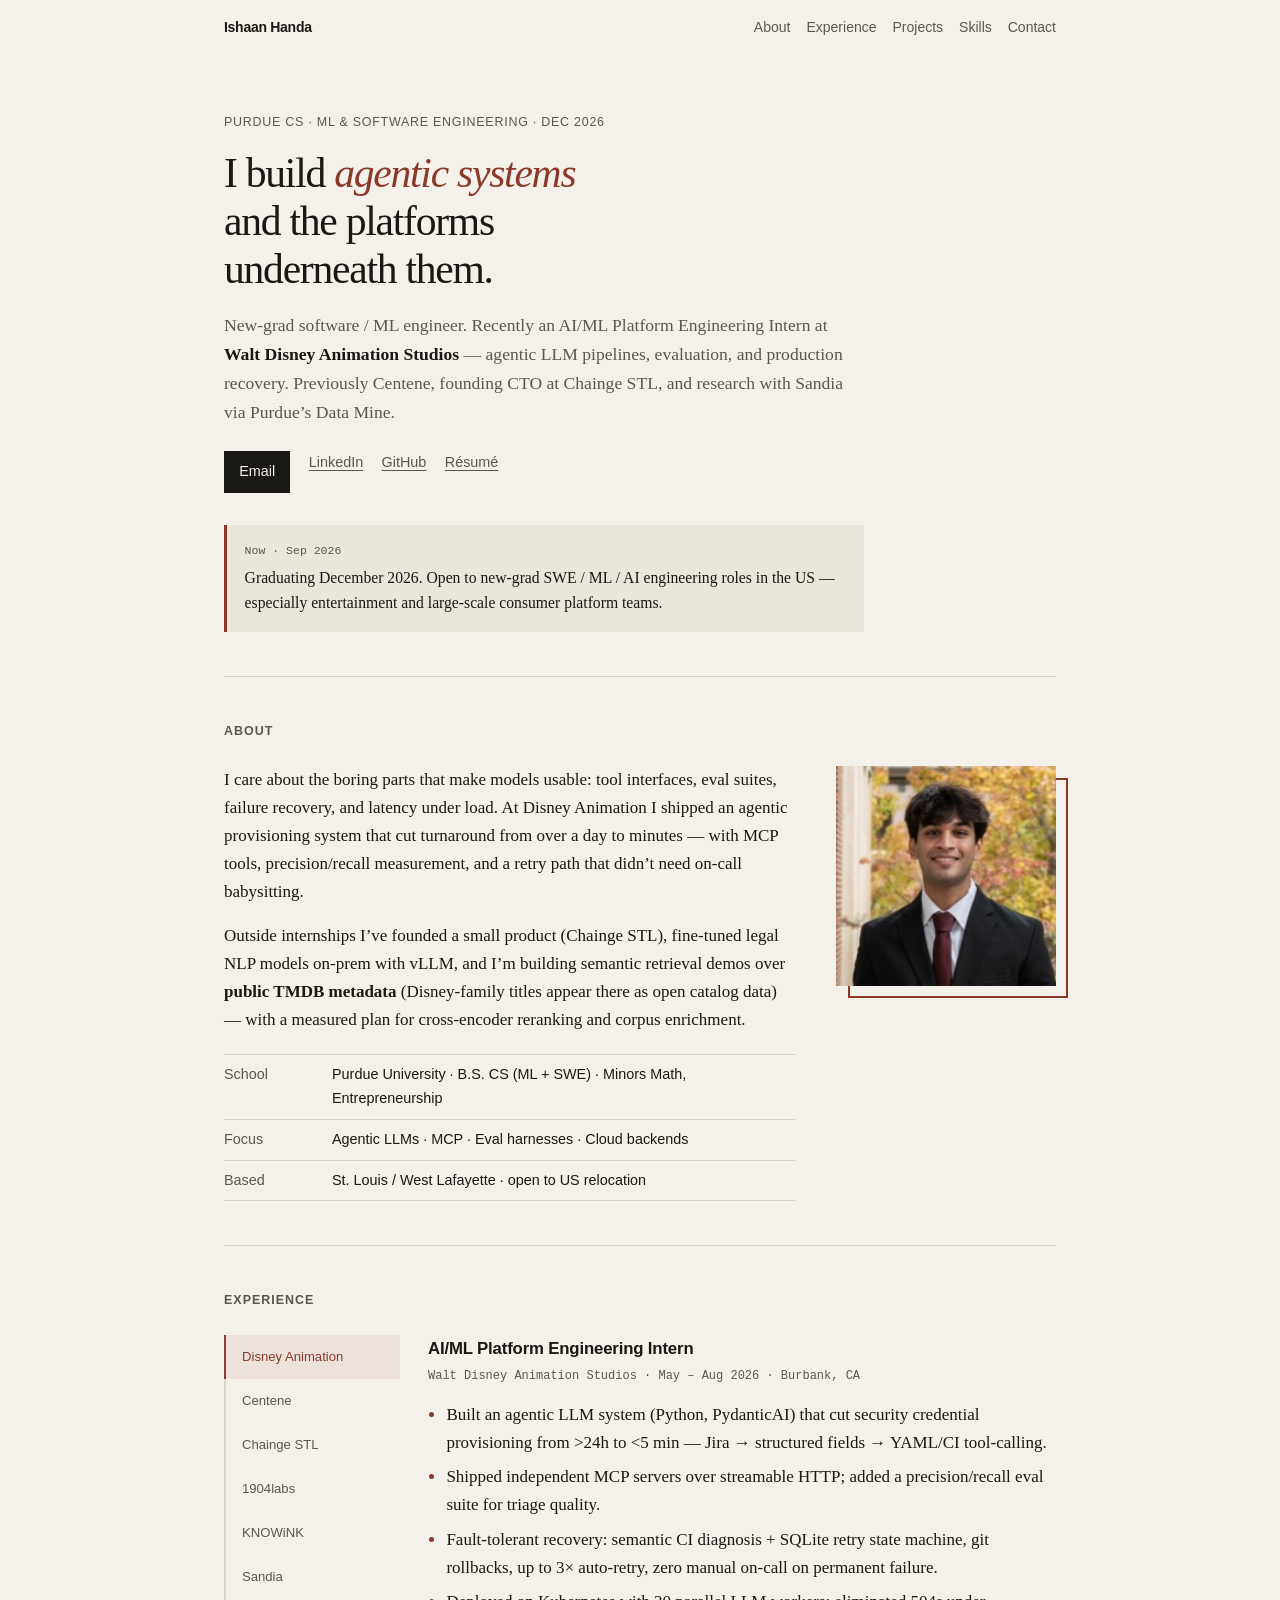
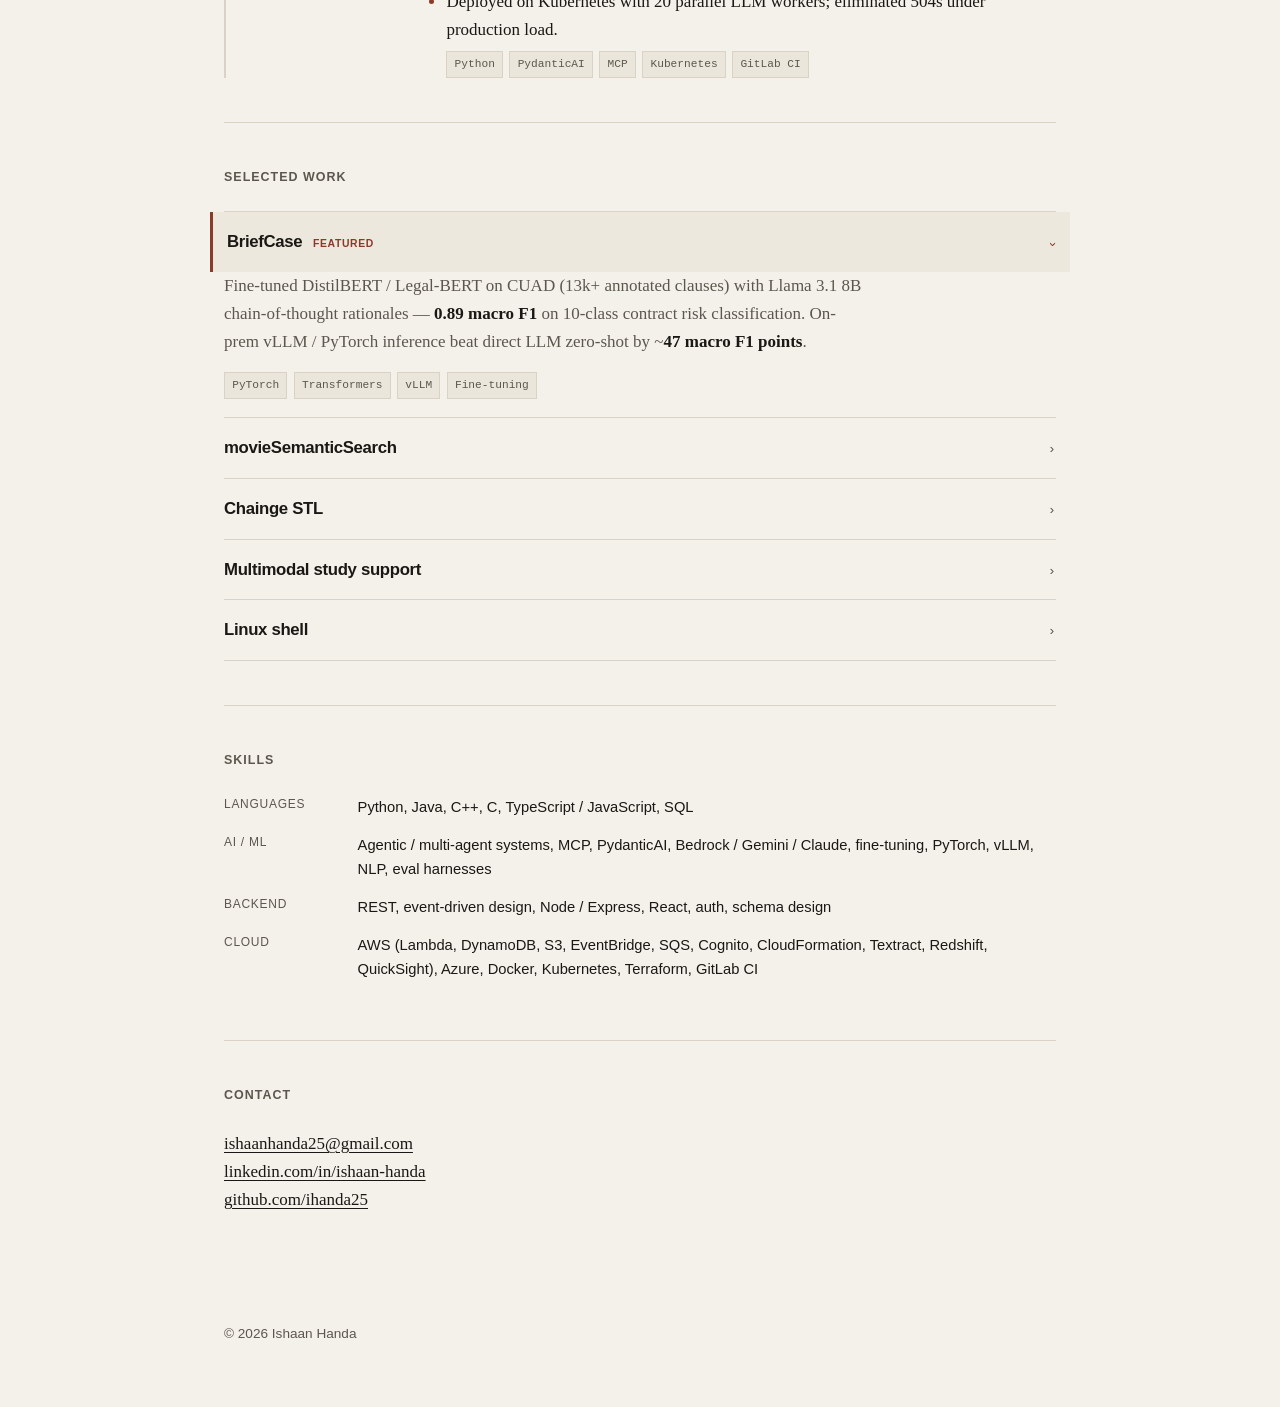
<file: index.preview.html>
<!DOCTYPE html>
<html lang="en">
<head>
<meta charset="UTF-8" />
<meta name="viewport" content="width=device-width, initial-scale=1" />
<title>Ishaan Handa</title>
<meta name="description" content="Ishaan Handa — Purdue CS (ML & SWE). Recently AI/ML Platform Engineering Intern at Walt Disney Animation Studios." />
<meta name="theme-color" content="#f4f1ea" />
<style>
:root {
  --bg: #f4f1ea;
  --ink: #1a1814;
  --muted: #5c574e;
  --line: #d9d2c5;
  --accent: #8b3a2a;
  --surface: #ebe6db;
  --panel: #fffdf8;
  --serif: "Iowan Old Style", Palatino, "Book Antiqua", Georgia, serif;
  --sans: "Helvetica Neue", Helvetica, Arial, sans-serif;
  --mono: ui-monospace, "SF Mono", Menlo, Consolas, monospace;
  --ease: cubic-bezier(0.645, 0.045, 0.355, 1);
}
@media (prefers-color-scheme: dark) {
  :root {
    --bg: #12100e; --ink: #ece7dc; --muted: #a39b8c; --line: #2e2a24;
    --accent: #d4785c; --surface: #1c1915; --panel: #18150f;
  }
}
* { box-sizing: border-box; }
html { scroll-behavior: smooth; }
body {
  margin: 0; background: var(--bg); color: var(--ink);
  font-family: var(--serif); font-size: 1.0625rem; line-height: 1.65;
  -webkit-font-smoothing: antialiased;
}
a { color: inherit; text-underline-offset: 0.18em; }
a:hover { color: var(--accent); }
.skip { position: absolute; left: -9999px; }
.skip:focus { left: 1rem; top: 1rem; z-index: 99; background: var(--bg); padding: .5rem 1rem; }
.wrap { width: min(100% - 2.5rem, 52rem); margin-inline: auto; }

/* nav */
.top {
  position: sticky; top: 0; z-index: 20;
  background: color-mix(in srgb, var(--bg) 90%, transparent);
  backdrop-filter: blur(10px);
  border-bottom: 1px solid transparent;
  transition: border-color .25s var(--ease), padding .25s var(--ease);
}
.top.scrolled { border-bottom-color: var(--line); }
.top-inner {
  display: flex; align-items: center; justify-content: space-between;
  gap: 1rem; padding: 1rem 0; font-family: var(--sans); font-size: 0.875rem;
}
.top.scrolled .top-inner { padding: 0.65rem 0; }
.name { font-weight: 600; text-decoration: none; letter-spacing: -0.02em; }
.nav-links { display: flex; flex-wrap: wrap; gap: 1rem; color: var(--muted); }
.nav-links a { text-decoration: none; }
.nav-links a:hover, .nav-links a.active { color: var(--ink); }
.menu-btn {
  display: none; background: none; border: 1px solid var(--line);
  font-family: var(--mono); font-size: 0.75rem; padding: 0.4rem 0.6rem;
  color: var(--ink); cursor: pointer;
}
@media (max-width: 720px) {
  .menu-btn { display: inline-block; }
  .nav-links {
    display: none; position: absolute; right: 1.25rem; top: 100%;
    flex-direction: column; gap: 0; background: var(--panel);
    border: 1px solid var(--line); padding: 0.5rem 0; min-width: 10rem;
  }
  .nav-links.open { display: flex; }
  .nav-links a { padding: 0.65rem 1rem; }
}

/* hero */
.hero { padding: 3.5rem 0 2.75rem; border-bottom: 1px solid var(--line); }
.eyebrow {
  font-family: var(--sans); font-size: 0.78rem; letter-spacing: 0.06em;
  text-transform: uppercase; color: var(--muted); margin: 0 0 1.1rem;
}
h1 {
  font-weight: 500; font-size: clamp(1.9rem, 5vw, 2.6rem);
  line-height: 1.15; letter-spacing: -0.03em; margin: 0 0 1.1rem; max-width: 18ch;
}
h1 em { font-style: italic; color: var(--accent); }
.lede { max-width: 40rem; color: var(--muted); margin: 0 0 1.5rem; font-size: 1.1rem; }
.lede strong { color: var(--ink); }
.cta { display: flex; flex-wrap: wrap; gap: 0.75rem 1.15rem; font-family: var(--sans); font-size: 0.9rem; }
.cta a.primary {
  background: var(--ink); color: var(--bg); text-decoration: none;
  padding: 0.55rem 0.95rem;
}
.cta a.primary:hover { background: var(--accent); color: #fff; }
.cta a.ghost { color: var(--muted); }
.now {
  margin-top: 2rem; padding: 1rem 1.1rem; background: var(--surface);
  border-left: 3px solid var(--accent); max-width: 40rem;
}
.now .label { font-family: var(--mono); font-size: 0.72rem; color: var(--muted); margin: 0 0 0.3rem; }
.now p { margin: 0; font-size: 0.98rem; }

section { padding: 2.75rem 0; border-bottom: 1px solid var(--line); }
section:last-of-type { border-bottom: 0; }
h2 {
  font-family: var(--sans); font-size: 0.78rem; font-weight: 600;
  letter-spacing: 0.08em; text-transform: uppercase; color: var(--muted);
  margin: 0 0 1.5rem;
}

/* about + photo */
.about-grid {
  display: grid; gap: 2rem; align-items: start;
}
@media (min-width: 800px) {
  .about-grid { grid-template-columns: 1fr 220px; gap: 2.5rem; }
}
.prose p { margin: 0 0 1rem; }
.facts { list-style: none; padding: 0; margin: 1.25rem 0 0; font-family: var(--sans); font-size: 0.9rem; }
.facts li {
  display: grid; grid-template-columns: 6rem 1fr; gap: 0.75rem;
  padding: 0.5rem 0; border-top: 1px solid var(--line);
}
.facts li:last-child { border-bottom: 1px solid var(--line); }
.facts span { color: var(--muted); }
.photo-wrap {
  position: relative; width: min(100%, 220px); margin-inline: auto;
  aspect-ratio: 1; justify-self: end;
}
.photo-wrap::before {
  content: ""; position: absolute; inset: 12px -12px -12px 12px;
  border: 2px solid var(--accent); z-index: 0;
  transition: transform .25s var(--ease);
}
.photo-wrap:hover::before { transform: translate(-4px, -4px); }
.photo-wrap img {
  position: relative; z-index: 1; width: 100%; height: 100%;
  object-fit: cover; display: block; filter: grayscale(18%);
  transition: filter .25s var(--ease);
}
.photo-wrap:hover img { filter: grayscale(0%); }

/* jobs tabs — Vinay/Brittany-style collapse */
.jobs {
  display: grid; gap: 1.25rem;
}
@media (min-width: 720px) {
  .jobs { grid-template-columns: 11rem 1fr; gap: 1.75rem; min-height: 18rem; }
}
.job-tabs {
  display: flex; gap: 0; overflow-x: auto;
  border-bottom: 1px solid var(--line);
  font-family: var(--sans); font-size: 0.82rem;
  -webkit-overflow-scrolling: touch;
}
@media (min-width: 720px) {
  .job-tabs {
    flex-direction: column; border-bottom: 0; border-left: 2px solid var(--line);
    overflow: visible;
  }
}
.job-tab {
  appearance: none; background: transparent; border: 0; cursor: pointer;
  color: var(--muted); text-align: left; white-space: nowrap;
  padding: 0.7rem 1rem; font: inherit; position: relative;
  border-bottom: 2px solid transparent; transition: color .2s var(--ease), background .2s var(--ease);
}
@media (min-width: 720px) {
  .job-tab {
    border-bottom: 0; border-left: 2px solid transparent;
    margin-left: -2px; width: calc(100% + 2px);
  }
}
.job-tab:hover { color: var(--accent); background: color-mix(in srgb, var(--accent) 6%, transparent); }
.job-tab[aria-selected="true"] {
  color: var(--accent); border-color: var(--accent);
  background: color-mix(in srgb, var(--accent) 8%, transparent);
}
.job-panels { position: relative; }
.job-panel { display: none; animation: fadeIn .28s var(--ease); }
.job-panel.active { display: block; }
@keyframes fadeIn {
  from { opacity: 0; transform: translateY(6px); }
  to { opacity: 1; transform: none; }
}
@media (prefers-reduced-motion: reduce) {
  .job-panel { animation: none; }
  html { scroll-behavior: auto; }
}
.job-panel h3 {
  font-family: var(--sans); font-size: 1.05rem; font-weight: 600;
  margin: 0 0 0.25rem; letter-spacing: -0.01em;
}
.job-panel .meta {
  font-family: var(--mono); font-size: 0.75rem; color: var(--muted); margin: 0 0 0.9rem;
}
.job-panel ul { margin: 0; padding-left: 1.15rem; }
.job-panel li { margin: 0.4rem 0; }
.job-panel li::marker { color: var(--accent); }
.chips {
  display: flex; flex-wrap: wrap; gap: 0.4rem; list-style: none;
  padding: 0; margin: 1rem 0 0; font-family: var(--mono); font-size: 0.7rem; color: var(--muted);
}
.chips li {
  margin: 0; padding: 0.2rem 0.45rem; border: 1px solid var(--line); background: var(--surface);
}
.chips li::marker { content: none; }

/* project accordion */
.acc { border-top: 1px solid var(--line); }
.acc-item { border-bottom: 1px solid var(--line); }
.acc-btn {
  width: 100%; appearance: none; background: transparent; border: 0;
  display: grid; grid-template-columns: 1fr auto; gap: 1rem; align-items: baseline;
  text-align: left; padding: 1rem 0; cursor: pointer; color: inherit; font: inherit;
}
.acc-btn:hover h3 { color: var(--accent); }
.acc-btn h3 {
  font-family: var(--sans); font-size: 1.05rem; font-weight: 600;
  margin: 0; letter-spacing: -0.02em;
}
.acc-btn .badge {
  font-family: var(--sans); font-size: 0.65rem; font-weight: 600;
  letter-spacing: 0.06em; text-transform: uppercase; color: var(--accent); margin-left: 0.4rem;
}
.acc-btn .chev {
  font-family: var(--mono); font-size: 0.85rem; color: var(--muted);
  transition: transform .25s var(--ease);
}
.acc-btn[aria-expanded="true"] .chev { transform: rotate(90deg); color: var(--accent); }
.acc-panel {
  display: grid; grid-template-rows: 0fr; transition: grid-template-rows .32s var(--ease);
}
.acc-panel.open { grid-template-rows: 1fr; }
.acc-panel > div { overflow: hidden; }
.acc-body { padding: 0 0 1.15rem; color: var(--muted); max-width: 40rem; }
.acc-body strong { color: var(--ink); }
.acc-item.featured .acc-btn { background: color-mix(in srgb, var(--surface) 80%, transparent); padding-inline: 0.85rem; margin-inline: -0.85rem; width: calc(100% + 1.7rem); border-left: 3px solid var(--accent); }

.skills { display: grid; gap: 0.85rem; font-family: var(--sans); font-size: 0.92rem; }
@media (min-width: 640px) { .skills { grid-template-columns: 7.5rem 1fr; } }
.skills dt { color: var(--muted); font-size: 0.75rem; text-transform: uppercase; letter-spacing: 0.06em; }
.skills dd { margin: 0; }

footer { padding: 2.25rem 0 3rem; font-family: var(--sans); font-size: 0.85rem; color: var(--muted); }
</style>
</head>
<body>
<a class="skip" href="#main">Skip to content</a>

<header class="top" id="topbar">
  <div class="wrap top-inner">
    <a class="name" href="#top">Ishaan Handa</a>
    <button class="menu-btn" id="menu-btn" type="button" aria-expanded="false" aria-controls="nav-links">Menu</button>
    <nav class="nav-links" id="nav-links" aria-label="Sections">
      <a href="#about">About</a>
      <a href="#experience">Experience</a>
      <a href="#projects">Projects</a>
      <a href="#skills">Skills</a>
      <a href="#contact">Contact</a>
    </nav>
  </div>
</header>

<main id="main">
<span id="top"></span>

<section class="hero wrap">
  <p class="eyebrow">Purdue CS · ML &amp; Software Engineering · Dec 2026</p>
  <h1>I build <em>agentic systems</em> and the platforms underneath them.</h1>
  <p class="lede">
    New-grad software / ML engineer. Recently an AI/ML Platform Engineering Intern at
    <strong>Walt Disney Animation Studios</strong> — agentic LLM pipelines, evaluation,
    and production recovery. Previously Centene, founding CTO at Chainge STL, and research with Sandia via Purdue’s Data Mine.
  </p>
  <div class="cta">
    <a class="primary" href="mailto:ishaanhanda25@gmail.com">Email</a>
    <a class="ghost" href="https://linkedin.com/in/ishaan-handa" target="_blank" rel="noopener">LinkedIn</a>
    <a class="ghost" href="https://github.com/ihanda25" target="_blank" rel="noopener">GitHub</a>
    <a class="ghost" href="assets/Ishaan-Handa-Resume.pdf" target="_blank" rel="noopener">Résumé</a>
  </div>
  <div class="now">
    <p class="label">Now · Sep 2026</p>
    <p>Graduating December 2026. Open to new-grad SWE / ML / AI engineering roles in the US — especially entertainment and large-scale consumer platform teams.</p>
  </div>
</section>

<section id="about" class="wrap">
  <h2>About</h2>
  <div class="about-grid">
    <div class="prose">
      <p>
        I care about the boring parts that make models usable: tool interfaces, eval suites,
        failure recovery, and latency under load. At Disney Animation I shipped an agentic
        provisioning system that cut turnaround from over a day to minutes — with MCP tools,
        precision/recall measurement, and a retry path that didn’t need on-call babysitting.
      </p>
      <p>
        Outside internships I’ve founded a small product (Chainge STL), fine-tuned legal NLP models
        on-prem with vLLM, and I’m building semantic retrieval demos over <strong>public TMDB metadata</strong>
        (Disney-family titles appear there as open catalog data) — with a measured plan for cross-encoder reranking
        and corpus enrichment.
      </p>
      <ul class="facts">
        <li><span>School</span> Purdue University · B.S. CS (ML + SWE) · Minors Math, Entrepreneurship</li>
        <li><span>Focus</span> Agentic LLMs · MCP · Eval harnesses · Cloud backends</li>
        <li><span>Based</span> St. Louis / West Lafayette · open to US relocation</li>
      </ul>
    </div>
    <div class="photo-wrap">
      <img src="assets/headshot.jpeg" alt="Headshot of Ishaan Handa" width="440" height="440" />
    </div>
  </div>
</section>

<section id="experience" class="wrap">
  <h2>Experience</h2>
  <div class="jobs">
    <div class="job-tabs" role="tablist" aria-label="Workplaces">
      <button class="job-tab" role="tab" id="tab-disney" aria-selected="true" aria-controls="panel-disney" data-panel="panel-disney">Disney Animation</button>
      <button class="job-tab" role="tab" id="tab-centene" aria-selected="false" aria-controls="panel-centene" data-panel="panel-centene">Centene</button>
      <button class="job-tab" role="tab" id="tab-chainge" aria-selected="false" aria-controls="panel-chainge" data-panel="panel-chainge">Chainge STL</button>
      <button class="job-tab" role="tab" id="tab-1904" aria-selected="false" aria-controls="panel-1904" data-panel="panel-1904">1904labs</button>
      <button class="job-tab" role="tab" id="tab-knowink" aria-selected="false" aria-controls="panel-knowink" data-panel="panel-knowink">KNOWiNK</button>
      <button class="job-tab" role="tab" id="tab-sandia" aria-selected="false" aria-controls="panel-sandia" data-panel="panel-sandia">Sandia</button>
    </div>
    <div class="job-panels">
      <div class="job-panel active" role="tabpanel" id="panel-disney" aria-labelledby="tab-disney">
        <h3>AI/ML Platform Engineering Intern</h3>
        <p class="meta">Walt Disney Animation Studios · May – Aug 2026 · Burbank, CA</p>
        <ul>
          <li>Built an agentic LLM system (Python, PydanticAI) that cut security credential provisioning from &gt;24h to &lt;5 min — Jira → structured fields → YAML/CI tool-calling.</li>
          <li>Shipped independent MCP servers over streamable HTTP; added a precision/recall eval suite for triage quality.</li>
          <li>Fault-tolerant recovery: semantic CI diagnosis + SQLite retry state machine, git rollbacks, up to 3× auto-retry, zero manual on-call on permanent failure.</li>
          <li>Deployed on Kubernetes with 20 parallel LLM workers; eliminated 504s under production load.</li>
        </ul>
        <ul class="chips"><li>Python</li><li>PydanticAI</li><li>MCP</li><li>Kubernetes</li><li>GitLab CI</li></ul>
      </div>
      <div class="job-panel" role="tabpanel" id="panel-centene" aria-labelledby="tab-centene" hidden>
        <h3>AI and Application Development Intern</h3>
        <p class="meta">Centene Corporation · May – Aug 2025 · St. Louis, MO</p>
        <ul>
          <li>Built iBills — Bedrock LLM billing reconciliation turning fragmented data into structured insights.</li>
          <li>Lambda / DynamoDB / Textract pipelines with ~5× processing accuracy improvement; Java/Python event-driven services on AWS.</li>
          <li>1 of 6 Peer Leaders among 170+ interns; presented to executive IT leadership.</li>
        </ul>
        <ul class="chips"><li>AWS Bedrock</li><li>Lambda</li><li>DynamoDB</li><li>Java</li><li>Python</li></ul>
      </div>
      <div class="job-panel" role="tabpanel" id="panel-chainge" aria-labelledby="tab-chainge" hidden>
        <h3>CTO &amp; Founding Engineer</h3>
        <p class="meta">Chainge STL · Mar 2025 – Jan 2026 · St. Louis, MO</p>
        <ul>
          <li>Founded and shipped a civic engagement platform (React, Node, Express, Gemini summaries on Vercel); recruited and led 4 engineers.</li>
        </ul>
        <ul class="chips"><li>React</li><li>Node</li><li>Express</li><li>Gemini</li><li>Vercel</li></ul>
      </div>
      <div class="job-panel" role="tabpanel" id="panel-1904" aria-labelledby="tab-1904" hidden>
        <h3>Data Science &amp; Machine Learning Intern</h3>
        <p class="meta">1904labs · Multiple summers · St. Louis, MO</p>
        <ul>
          <li>Amazon Ring engagement: generated utterances to test a telephone bot; AWS SQL over S3 JSON; QuickSight KPI dashboards.</li>
          <li>Special project: tooling to automate Deterministic Agile tracking and forecasting for client delivery.</li>
        </ul>
        <ul class="chips"><li>Python</li><li>SQL</li><li>AWS</li><li>QuickSight</li></ul>
      </div>
      <div class="job-panel" role="tabpanel" id="panel-knowink" aria-labelledby="tab-knowink" hidden>
        <h3>Data Science Intern</h3>
        <p class="meta">KNOWiNK · May – Aug 2024 · St. Louis, MO</p>
        <ul>
          <li>Python/SQL pipelines for real-time election data — ~70% faster/more reliable ingestion.</li>
          <li>QuickSight + Redshift: ~30% runtime reduction on KPI reporting.</li>
        </ul>
        <ul class="chips"><li>Python</li><li>SQL</li><li>Redshift</li><li>QuickSight</li></ul>
      </div>
      <div class="job-panel" role="tabpanel" id="panel-sandia" aria-labelledby="tab-sandia" hidden>
        <h3>Team Member</h3>
        <p class="meta">Sandia National Labs · via Purdue Data Mine · Aug 2023 – Apr 2024 · West Lafayette, IN</p>
        <ul>
          <li>Python flight prediction from truncated trajectories — pattern recognition / predictive modeling over historical flight grids.</li>
        </ul>
        <ul class="chips"><li>Python</li><li>scikit-learn</li><li>Predictive modeling</li></ul>
      </div>
    </div>
  </div>
</section>

<section id="projects" class="wrap">
  <h2>Selected work</h2>
  <div class="acc" id="projects-acc">
    <div class="acc-item featured">
      <button class="acc-btn" type="button" aria-expanded="true" aria-controls="proj-briefcase" id="btn-briefcase">
        <h3>BriefCase <span class="badge">Featured</span></h3>
        <span class="chev" aria-hidden="true">›</span>
      </button>
      <div class="acc-panel open" id="proj-briefcase" role="region" aria-labelledby="btn-briefcase">
        <div><div class="acc-body">
          Fine-tuned DistilBERT / Legal-BERT on CUAD (13k+ annotated clauses) with Llama 3.1 8B chain-of-thought rationales — <strong>0.89 macro F1</strong> on 10-class contract risk classification. On-prem vLLM / PyTorch inference beat direct LLM zero-shot by ~<strong>47 macro F1 points</strong>.
          <ul class="chips"><li>PyTorch</li><li>Transformers</li><li>vLLM</li><li>Fine-tuning</li></ul>
        </div></div>
      </div>
    </div>
    <div class="acc-item">
      <button class="acc-btn" type="button" aria-expanded="false" aria-controls="proj-movie" id="btn-movie">
        <h3>movieSemanticSearch</h3>
        <span class="chev" aria-hidden="true">›</span>
      </button>
      <div class="acc-panel" id="proj-movie" role="region" aria-labelledby="btn-movie">
        <div><div class="acc-body">
          Personal retrieval research over <strong>public TMDB metadata</strong> (~826 feature films; Disney-family titles appear in that open catalog): describe a scene → ranked matches via local MiniLM embeddings + Flask UI. Documented failure modes; next: labeled eval, bi-encoder shortlist + cross-encoder rerank.
          <p style="margin:0.75rem 0 0"><a href="https://github.com/ihanda25/movieSemanticSearch" target="_blank" rel="noopener">github.com/ihanda25/movieSemanticSearch</a></p>
          <ul class="chips"><li>Python</li><li>sentence-transformers</li><li>Flask</li><li>TMDB</li></ul>
        </div></div>
      </div>
    </div>
    <div class="acc-item">
      <button class="acc-btn" type="button" aria-expanded="false" aria-controls="proj-chainge" id="btn-chainge">
        <h3>Chainge STL</h3>
        <span class="chev" aria-hidden="true">›</span>
      </button>
      <div class="acc-panel" id="proj-chainge" role="region" aria-labelledby="btn-chainge">
        <div><div class="acc-body">
          Civic engagement platform — React / Node / Express, Gemini event summaries, Vercel. Founded as CTO.
          <ul class="chips"><li>React</li><li>Node</li><li>Express</li><li>Gemini</li></ul>
        </div></div>
      </div>
    </div>
    <div class="acc-item">
      <button class="acc-btn" type="button" aria-expanded="false" aria-controls="proj-mm" id="btn-mm">
        <h3>Multimodal study support</h3>
        <span class="chev" aria-hidden="true">›</span>
      </button>
      <div class="acc-panel" id="proj-mm" role="region" aria-labelledby="btn-mm">
        <div><div class="acc-body">
          Undergrad research (Prof. Sooyeon Jeong): vision-language model of student engagement from video, gaze, and pose.
          <ul class="chips"><li>Vision-language</li><li>Research</li></ul>
        </div></div>
      </div>
    </div>
    <div class="acc-item">
      <button class="acc-btn" type="button" aria-expanded="false" aria-controls="proj-shell" id="btn-shell">
        <h3>Linux shell</h3>
        <span class="chev" aria-hidden="true">›</span>
      </button>
      <div class="acc-panel" id="proj-shell" role="region" aria-labelledby="btn-shell">
        <div><div class="acc-body">
          Unix-compatible shell in C — subshells, redirection, job control, process management.
          <ul class="chips"><li>C</li><li>POSIX</li><li>Systems</li></ul>
        </div></div>
      </div>
    </div>
  </div>
</section>

<section id="skills" class="wrap">
  <h2>Skills</h2>
  <dl class="skills">
    <dt>Languages</dt><dd>Python, Java, C++, C, TypeScript / JavaScript, SQL</dd>
    <dt>AI / ML</dt><dd>Agentic / multi-agent systems, MCP, PydanticAI, Bedrock / Gemini / Claude, fine-tuning, PyTorch, vLLM, NLP, eval harnesses</dd>
    <dt>Backend</dt><dd>REST, event-driven design, Node / Express, React, auth, schema design</dd>
    <dt>Cloud</dt><dd>AWS (Lambda, DynamoDB, S3, EventBridge, SQS, Cognito, CloudFormation, Textract, Redshift, QuickSight), Azure, Docker, Kubernetes, Terraform, GitLab CI</dd>
  </dl>
</section>

<section id="contact" class="wrap">
  <h2>Contact</h2>
  <div class="prose">
    <p>
      <a href="mailto:ishaanhanda25@gmail.com">ishaanhanda25@gmail.com</a><br />
      <a href="https://linkedin.com/in/ishaan-handa" target="_blank" rel="noopener">linkedin.com/in/ishaan-handa</a><br />
      <a href="https://github.com/ihanda25" target="_blank" rel="noopener">github.com/ihanda25</a>
    </p>
  </div>
</section>
</main>

<footer class="wrap"><p>© 2026 Ishaan Handa</p></footer>

<script>
(function () {
  const bar = document.getElementById('topbar');
  const onScroll = () => bar.classList.toggle('scrolled', window.scrollY > 8);
  onScroll();
  window.addEventListener('scroll', onScroll, { passive: true });

  const menuBtn = document.getElementById('menu-btn');
  const nav = document.getElementById('nav-links');
  menuBtn.addEventListener('click', () => {
    const open = nav.classList.toggle('open');
    menuBtn.setAttribute('aria-expanded', open ? 'true' : 'false');
  });
  nav.querySelectorAll('a').forEach(a => a.addEventListener('click', () => {
    nav.classList.remove('open');
    menuBtn.setAttribute('aria-expanded', 'false');
  }));

  // Job tabs — only one panel visible
  const tabs = [...document.querySelectorAll('.job-tab')];
  const panels = [...document.querySelectorAll('.job-panel')];
  function selectTab(tab) {
    tabs.forEach(t => {
      const on = t === tab;
      t.setAttribute('aria-selected', on ? 'true' : 'false');
      t.tabIndex = on ? 0 : -1;
    });
    panels.forEach(p => {
      const on = p.id === tab.dataset.panel;
      p.classList.toggle('active', on);
      if (on) p.removeAttribute('hidden'); else p.setAttribute('hidden', '');
    });
  }
  tabs.forEach(tab => {
    tab.addEventListener('click', () => selectTab(tab));
    tab.addEventListener('keydown', (e) => {
      const i = tabs.indexOf(tab);
      if (e.key === 'ArrowDown' || e.key === 'ArrowRight') {
        e.preventDefault();
        const n = tabs[(i + 1) % tabs.length];
        selectTab(n); n.focus();
      } else if (e.key === 'ArrowUp' || e.key === 'ArrowLeft') {
        e.preventDefault();
        tabs[(i - 1 + tabs.length) % tabs.length].focus();
        selectTab(tabs[(i - 1 + tabs.length) % tabs.length]);
      }
    });
  });
  selectTab(tabs[0]);

  // Project accordion — independent toggles; BriefCase starts open
  document.querySelectorAll('.acc-btn').forEach(btn => {
    btn.addEventListener('click', () => {
      const panel = document.getElementById(btn.getAttribute('aria-controls'));
      const open = btn.getAttribute('aria-expanded') === 'true';
      btn.setAttribute('aria-expanded', open ? 'false' : 'true');
      panel.classList.toggle('open', !open);
    });
  });
})();
</script>
</body>
</html>
</file>
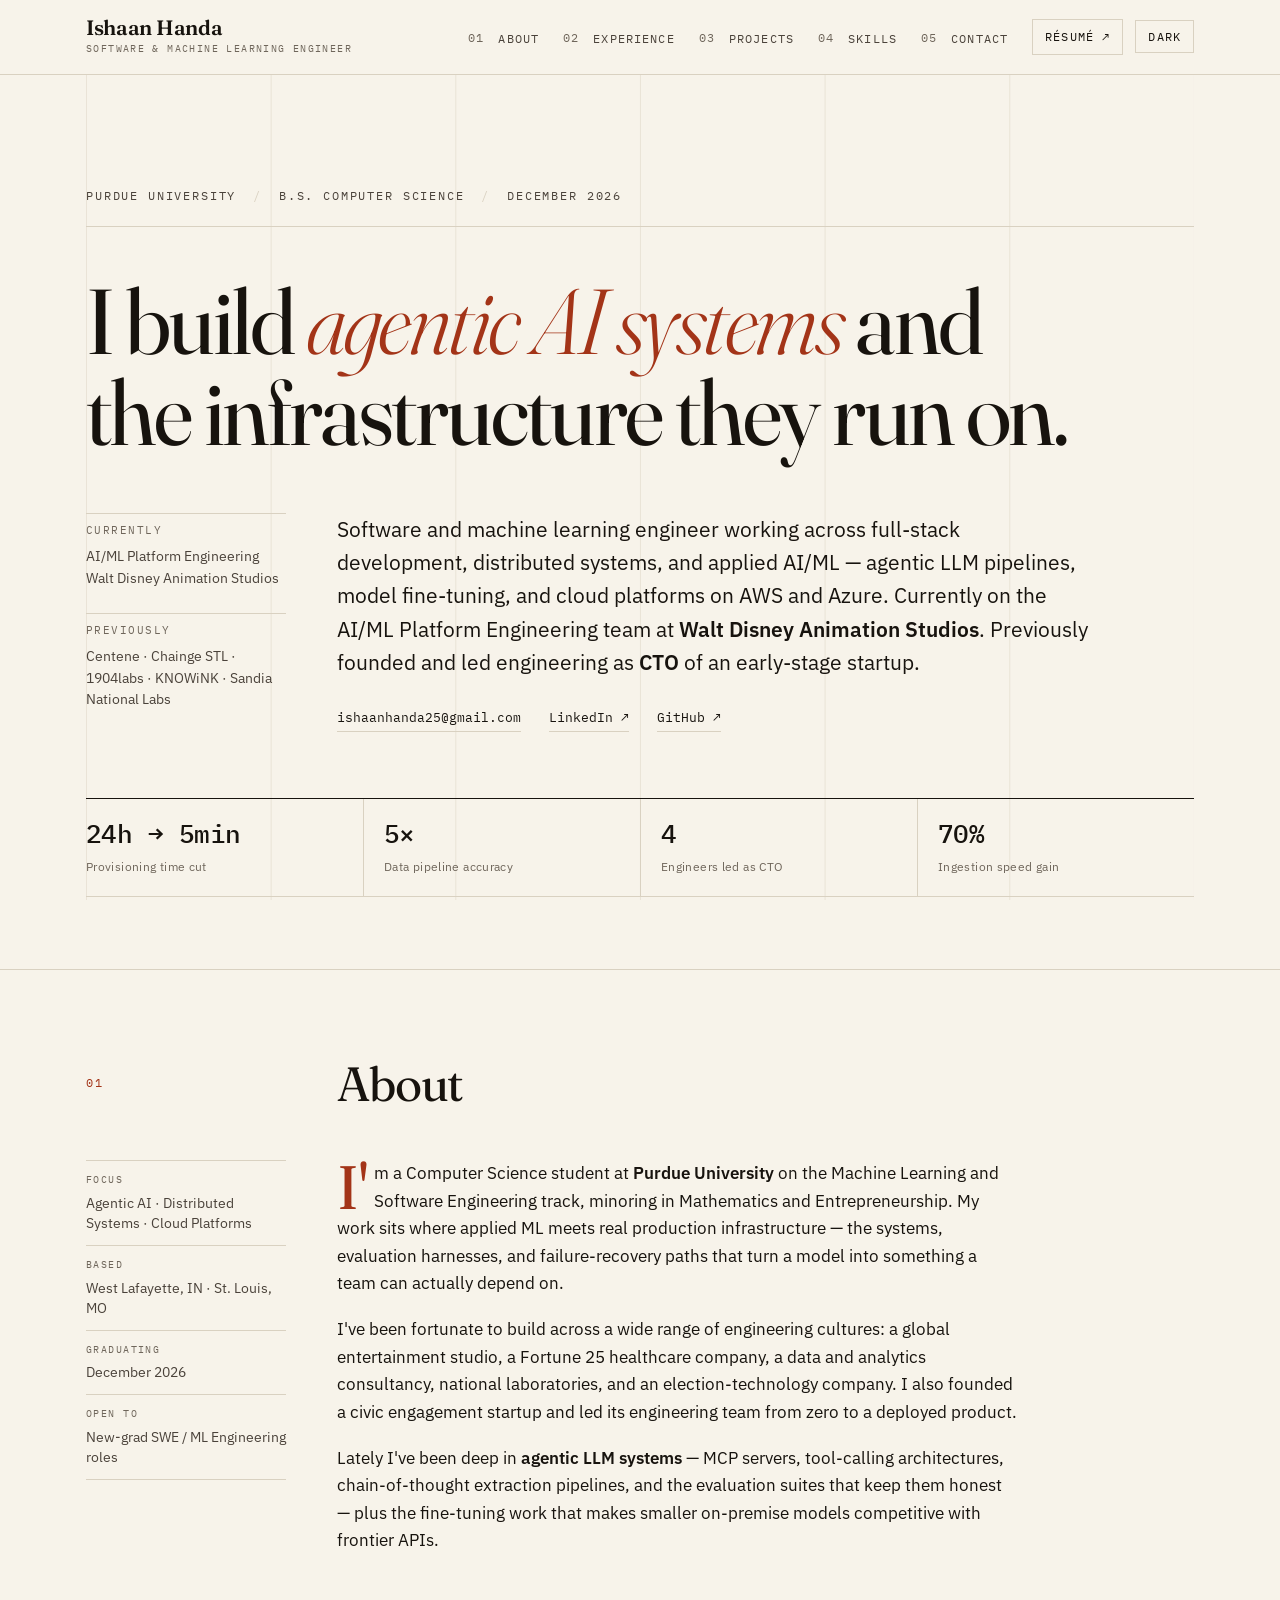
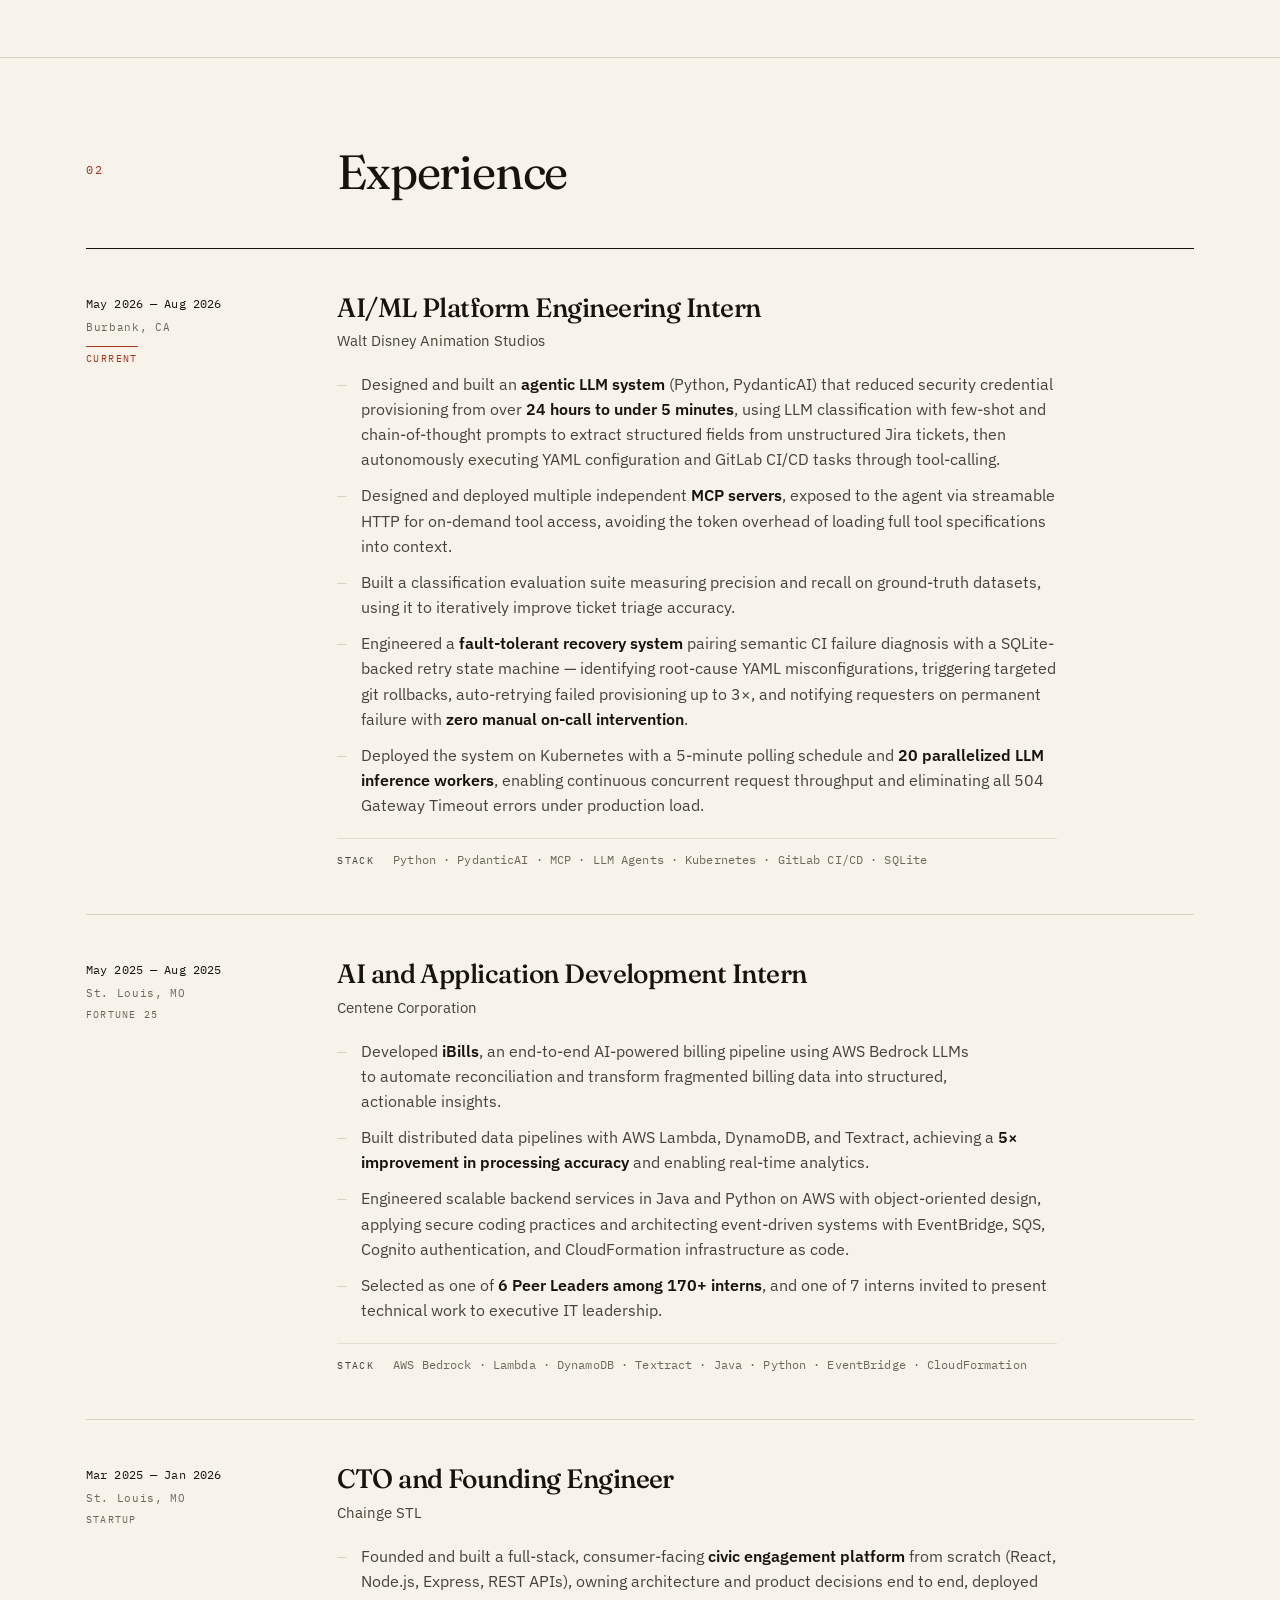
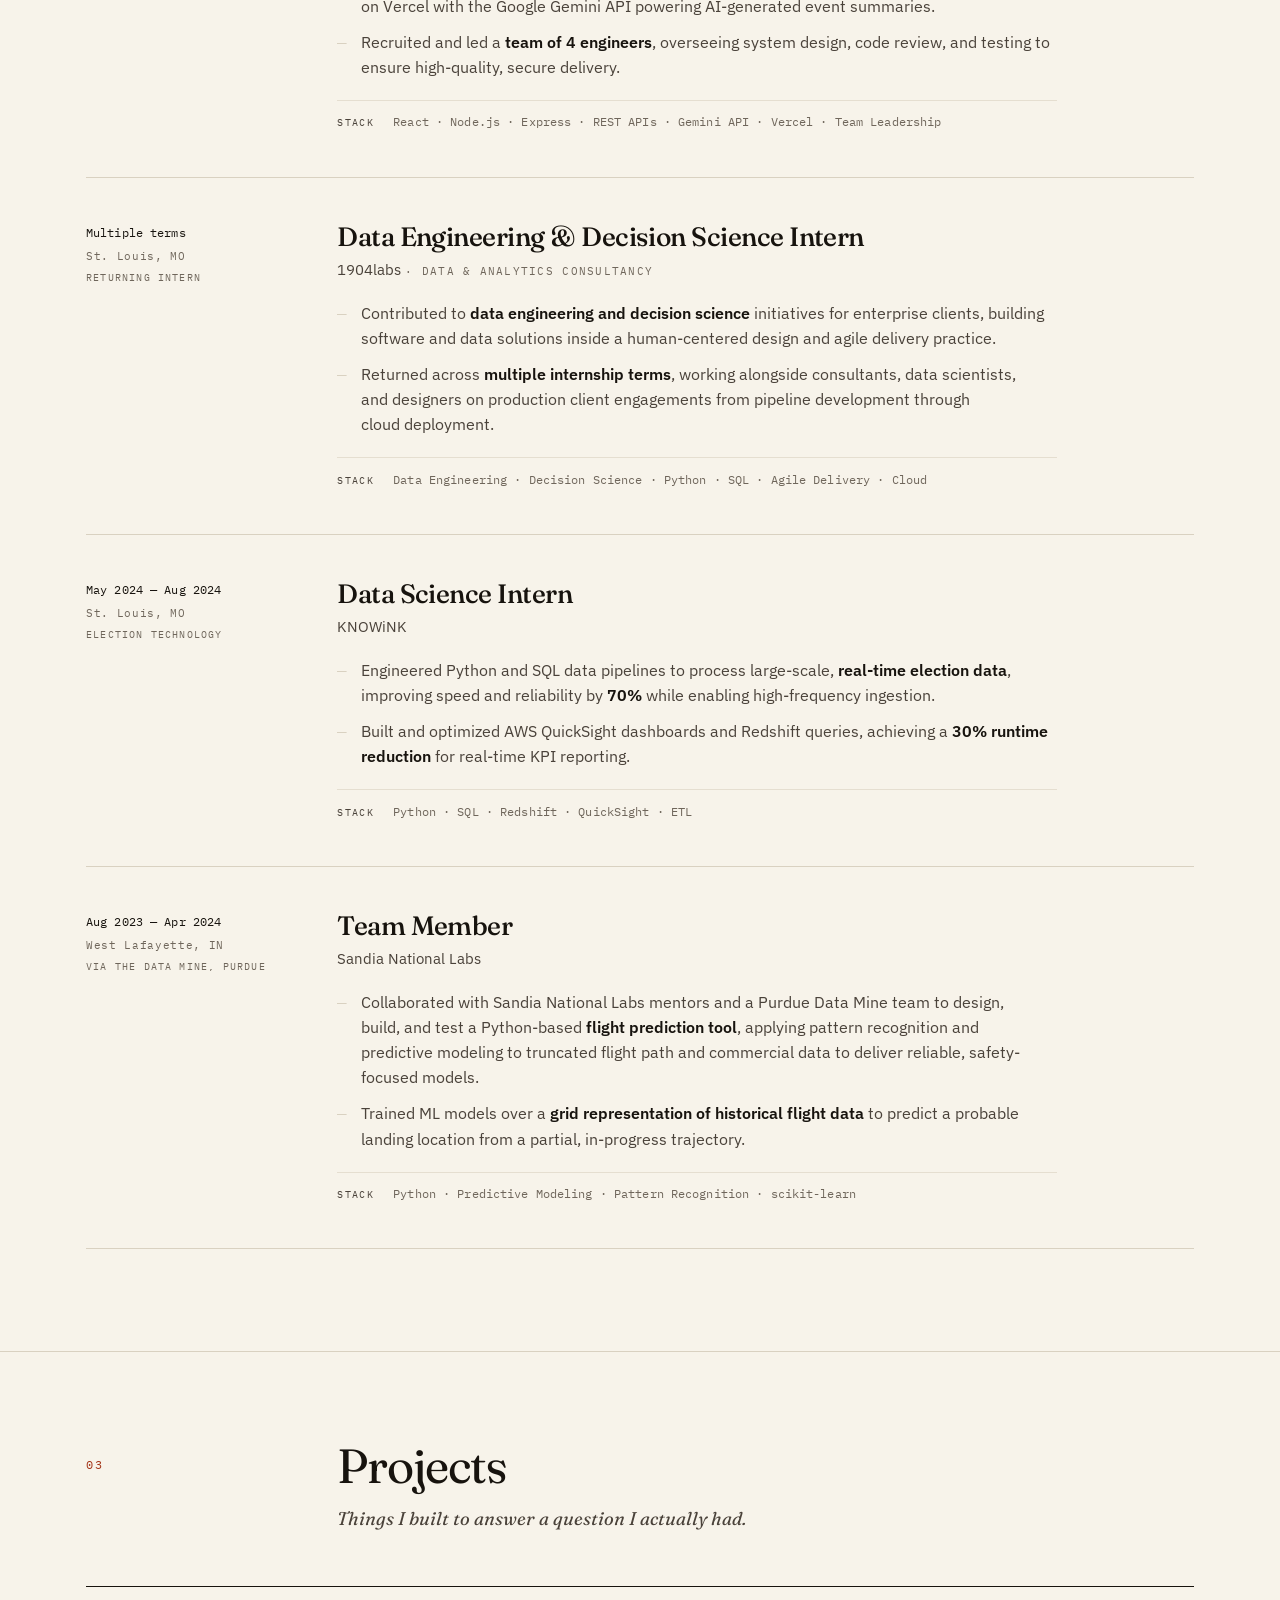
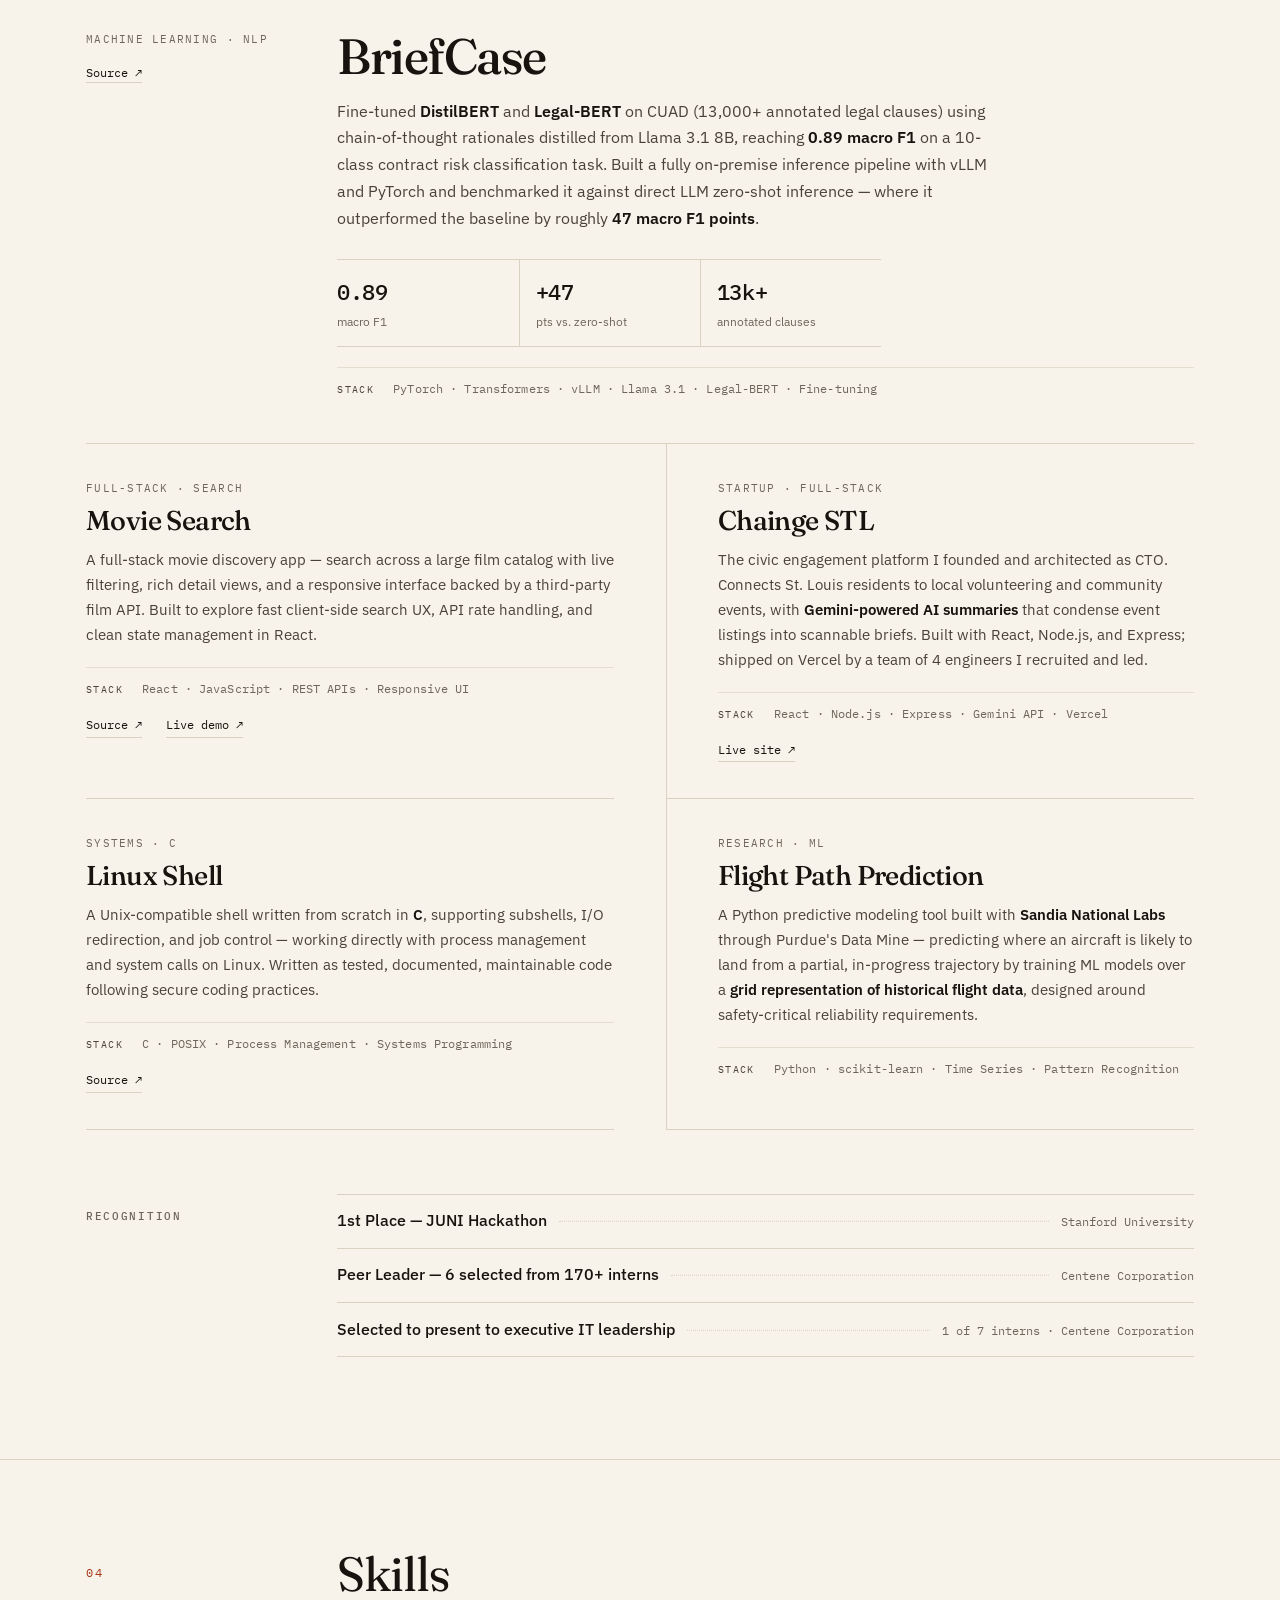
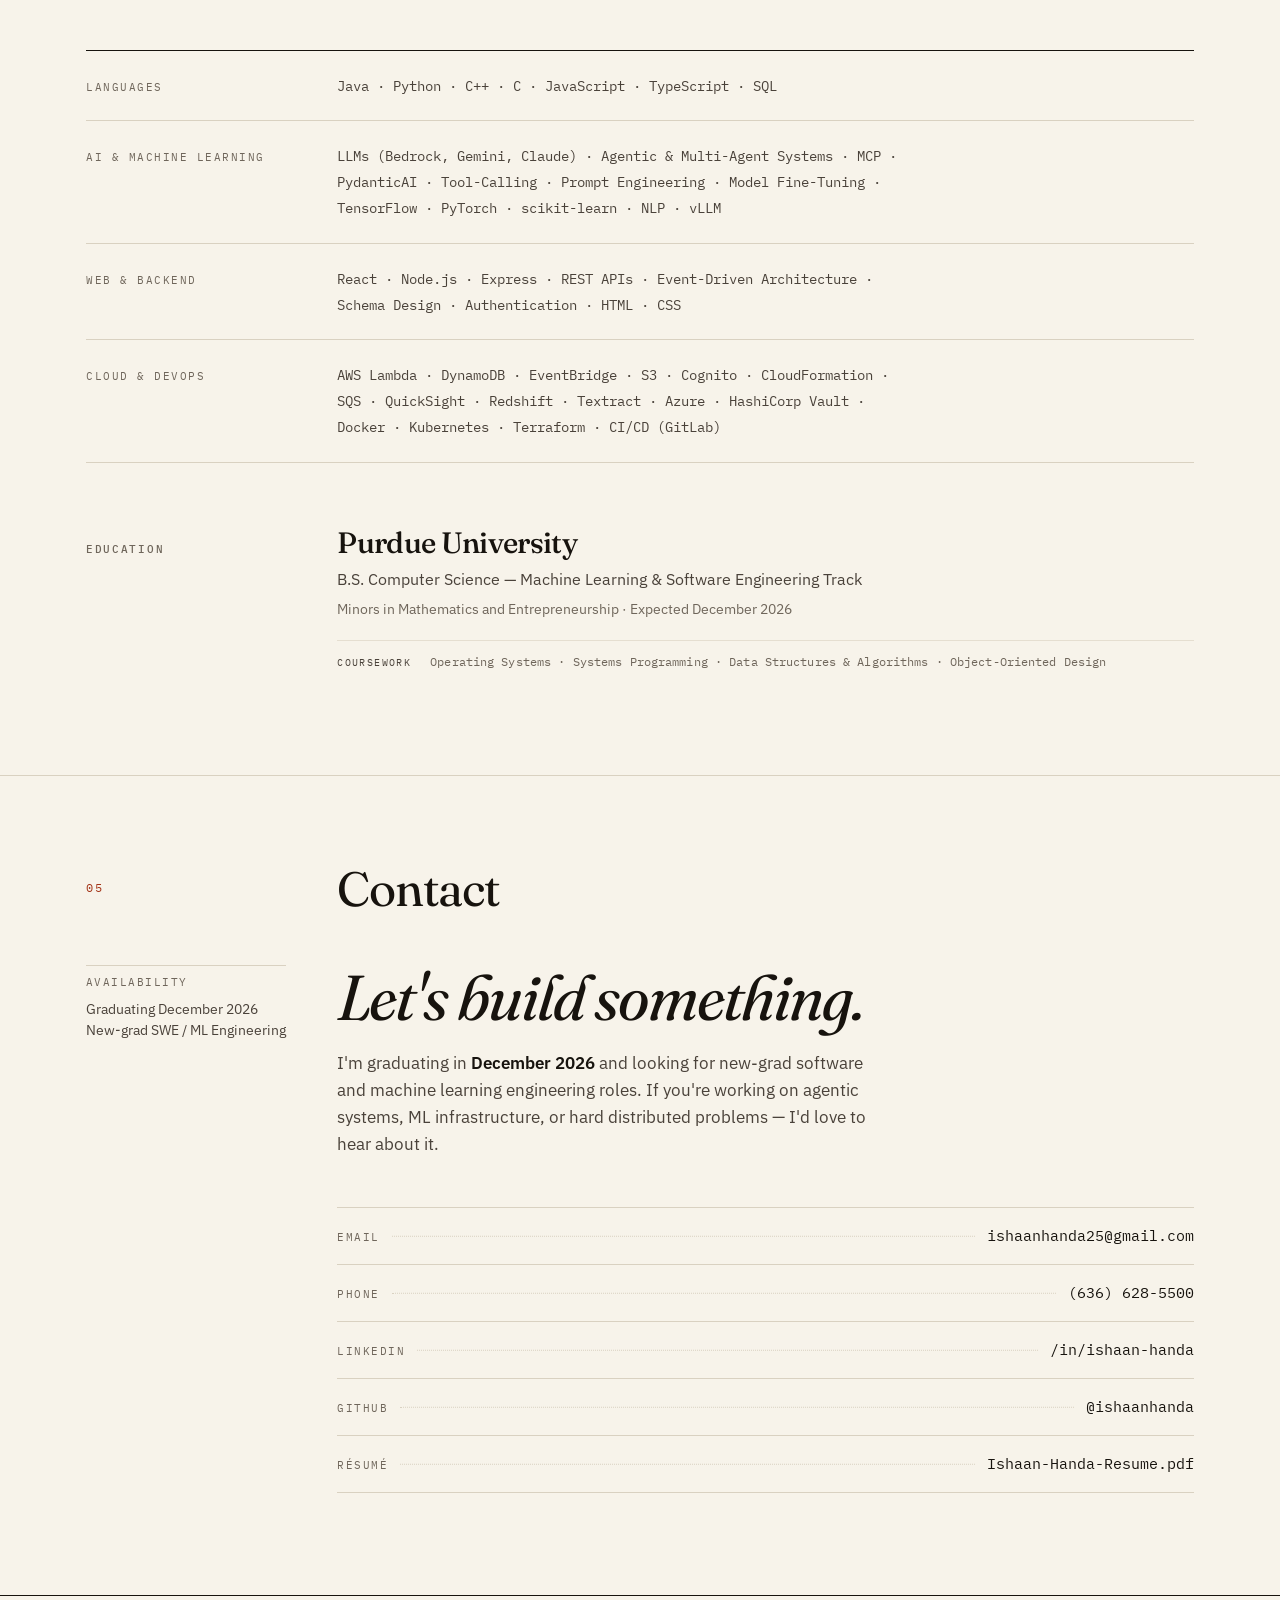
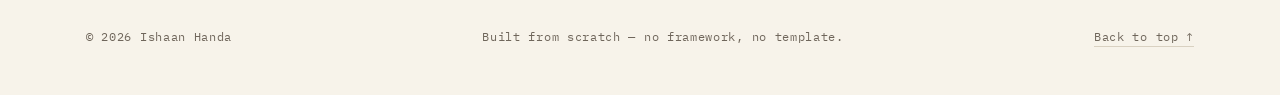
<file: variants/editorial.html>
<!DOCTYPE html>
<html lang="en">
<head>
<meta charset="UTF-8" />
<meta name="viewport" content="width=device-width, initial-scale=1.0" />
<title>Ishaan Handa — Software Engineer &amp; ML Engineer</title>

<meta name="description" content="Ishaan Handa — Purdue CS (Machine Learning &amp; Software Engineering). AI/ML Platform Engineering Intern at Walt Disney Animation Studios. Agentic LLM systems, distributed backends, and cloud infrastructure on AWS and Azure." />
<meta name="author" content="Ishaan Handa" />
<meta name="theme-color" content="#f7f3ea" media="(prefers-color-scheme: light)" />
<meta name="theme-color" content="#15120e" media="(prefers-color-scheme: dark)" />

<meta property="og:type" content="website" />
<meta property="og:title" content="Ishaan Handa — Software Engineer &amp; ML Engineer" />
<meta property="og:description" content="Purdue CS. Agentic LLM systems, distributed backends, and cloud infrastructure. Previously Disney Animation, Centene, 1904labs, KNOWiNK, Sandia National Labs." />
<meta name="twitter:card" content="summary_large_image" />

<link rel="preconnect" href="https://fonts.googleapis.com" />
<link rel="preconnect" href="https://fonts.gstatic.com" crossorigin />
<link href="https://fonts.googleapis.com/css2?family=Fraunces:ital,opsz,wght@0,9..144,300..800;1,9..144,300..700&family=IBM+Plex+Mono:wght@400;500;600&family=IBM+Plex+Sans:ital,wght@0,400;0,500;0,600;1,400&display=swap" rel="stylesheet" />
<link rel="stylesheet" href="editorial.css" />
<link rel="icon" href="data:image/svg+xml,<svg xmlns='http://www.w3.org/2000/svg' viewBox='0 0 100 100'><rect width='100' height='100' fill='%23f7f3ea'/><text y='70' x='50' text-anchor='middle' font-size='56' font-family='Georgia,serif' fill='%2317130e'>IH</text></svg>" />
</head>

<body>
<a class="skip-link" href="#main">Skip to content</a>
<div class="grid-rules" aria-hidden="true"></div>

<!-- ═════════ MASTHEAD ═════════ -->
<header class="masthead" id="masthead">
  <div class="wrap masthead-inner">
    <a class="brand" href="#top">
      <span class="brand-name">Ishaan Handa</span>
      <span class="brand-sub">Software &amp; Machine Learning Engineer</span>
    </a>

    <nav class="mast-nav" id="mast-nav" aria-label="Sections">
      <ol>
        <li><a href="#about"><span class="n">01</span> About</a></li>
        <li><a href="#experience"><span class="n">02</span> Experience</a></li>
        <li><a href="#projects"><span class="n">03</span> Projects</a></li>
        <li><a href="#skills"><span class="n">04</span> Skills</a></li>
        <li><a href="#contact"><span class="n">05</span> Contact</a></li>
      </ol>
    </nav>

    <div class="mast-actions">
      <a class="mast-cv" href="../assets/Ishaan-Handa-Resume.pdf" target="_blank" rel="noopener">Résumé<span aria-hidden="true"> ↗</span></a>
      <button id="theme-toggle" class="mono-btn" type="button" aria-pressed="false">
        <span class="sr-only">Toggle dark mode</span>
        <span class="tt-label" aria-hidden="true">Dark</span>
      </button>
      <button id="menu-btn" class="mono-btn menu-btn" type="button" aria-expanded="false" aria-controls="mast-nav">
        <span class="sr-only">Menu</span>
        <span class="tt-label" aria-hidden="true">Menu</span>
      </button>
    </div>
  </div>
</header>

<main id="main">
<span id="top"></span>

<!-- ═════════ HERO ═════════ -->
<section class="hero" aria-labelledby="hero-title">
  <div class="wrap">
    <p class="dateline">
      Purdue University <span class="sep" aria-hidden="true">/</span>
      B.S. Computer Science <span class="sep" aria-hidden="true">/</span>
      December 2026
    </p>

    <h1 class="display" id="hero-title">
      I build <em>agentic&nbsp;AI systems</em> and the infrastructure they run on.
    </h1>

    <div class="hero-body">
      <div class="hero-rail">
        <p class="rail-label">Currently</p>
        <p class="rail-fact">AI/ML Platform Engineering<br />Walt Disney Animation Studios</p>
        <p class="rail-label">Previously</p>
        <p class="rail-fact">Centene · Chainge STL · 1904labs · KNOWiNK · Sandia National Labs</p>
      </div>

      <div class="hero-lede">
        <p class="lede">
          Software and machine learning engineer working across full-stack development, distributed systems,
          and applied AI/ML — agentic LLM pipelines, model fine-tuning, and cloud platforms on AWS and Azure.
          Currently on the AI/ML Platform Engineering team at <strong>Walt Disney Animation Studios</strong>.
          Previously founded and led engineering as <strong>CTO</strong> of an early-stage startup.
        </p>
        <p class="hero-links">
          <a class="ul-link" href="mailto:ishaanhanda25@gmail.com">ishaanhanda25@gmail.com</a>
          <a class="ul-link" href="https://linkedin.com/in/ishaan-handa" target="_blank" rel="noopener">LinkedIn<span aria-hidden="true"> ↗</span></a>
          <a class="ul-link" href="https://github.com/ishaanhanda" target="_blank" rel="noopener" data-todo="github">GitHub<span aria-hidden="true"> ↗</span></a>
        </p>
      </div>
    </div>

    <dl class="figures">
      <div class="fig">
        <dd><span class="fig-num">24h → 5min</span></dd>
        <dt>Provisioning time cut</dt>
      </div>
      <div class="fig">
        <dd><span class="fig-num">5×</span></dd>
        <dt>Data pipeline accuracy</dt>
      </div>
      <div class="fig">
        <dd><span class="fig-num">4</span></dd>
        <dt>Engineers led as CTO</dt>
      </div>
      <div class="fig">
        <dd><span class="fig-num">70%</span></dd>
        <dt>Ingestion speed gain</dt>
      </div>
    </dl>
  </div>
</section>

<!-- ═════════ ABOUT ═════════ -->
<section class="section" id="about" aria-labelledby="about-title">
  <div class="wrap">
    <header class="sec-head">
      <span class="sec-num">01</span>
      <h2 class="sec-title" id="about-title">About</h2>
    </header>

    <div class="rail-grid">
      <div class="rail">
        <dl class="spec">
          <div><dt>Focus</dt><dd>Agentic AI · Distributed Systems · Cloud Platforms</dd></div>
          <div><dt>Based</dt><dd>West Lafayette, IN · St. Louis, MO</dd></div>
          <div><dt>Graduating</dt><dd>December 2026</dd></div>
          <div><dt>Open to</dt><dd>New-grad SWE / ML Engineering roles</dd></div>
        </dl>
      </div>

      <div class="prose">
        <p class="drop">
          I'm a Computer Science student at <strong>Purdue University</strong> on the Machine Learning and
          Software Engineering track, minoring in Mathematics and Entrepreneurship. My work sits where applied
          ML meets real production infrastructure — the systems, evaluation harnesses, and failure-recovery
          paths that turn a model into something a team can actually depend on.
        </p>
        <p>
          I've been fortunate to build across a wide range of engineering cultures: a global entertainment
          studio, a Fortune 25 healthcare company, a data and analytics consultancy, national laboratories,
          and an election-technology company. I also founded a civic engagement startup and led its
          engineering team from zero to a deployed product.
        </p>
        <p>
          Lately I've been deep in <strong>agentic LLM systems</strong> — MCP servers, tool-calling
          architectures, chain-of-thought extraction pipelines, and the evaluation suites that keep them
          honest — plus the fine-tuning work that makes smaller on-premise models competitive with
          frontier APIs.
        </p>
      </div>
    </div>
  </div>
</section>

<!-- ═════════ EXPERIENCE ═════════ -->
<section class="section" id="experience" aria-labelledby="exp-title">
  <div class="wrap">
    <header class="sec-head">
      <span class="sec-num">02</span>
      <h2 class="sec-title" id="exp-title">Experience</h2>
    </header>

    <ol class="entries">

      <!-- Disney -->
      <li class="entry" aria-current="true">
        <div class="rail">
          <p class="entry-date">May 2026 — Aug 2026</p>
          <p class="entry-loc">Burbank, CA</p>
          <p class="entry-flag">Current</p>
        </div>
        <article class="entry-body">
          <h3 class="entry-role">AI/ML Platform Engineering Intern</h3>
          <p class="entry-org">Walt Disney Animation Studios</p>
          <ul class="bullets">
            <li>Designed and built an <strong>agentic LLM system</strong> (Python, PydanticAI) that reduced security credential provisioning from over <strong>24 hours to under 5 minutes</strong>, using LLM classification with few-shot and chain-of-thought prompts to extract structured fields from unstructured Jira tickets, then autonomously executing YAML configuration and GitLab CI/CD tasks through tool-calling.</li>
            <li>Designed and deployed multiple independent <strong>MCP servers</strong>, exposed to the agent via streamable HTTP for on-demand tool access, avoiding the token overhead of loading full tool specifications into context.</li>
            <li>Built a classification evaluation suite measuring precision and recall on ground-truth datasets, using it to iteratively improve ticket triage accuracy.</li>
            <li>Engineered a <strong>fault-tolerant recovery system</strong> pairing semantic CI failure diagnosis with a SQLite-backed retry state machine — identifying root-cause YAML misconfigurations, triggering targeted git rollbacks, auto-retrying failed provisioning up to 3×, and notifying requesters on permanent failure with <strong>zero manual on-call intervention</strong>.</li>
            <li>Deployed the system on Kubernetes with a 5-minute polling schedule and <strong>20 parallelized LLM inference workers</strong>, enabling continuous concurrent request throughput and eliminating all 504 Gateway Timeout errors under production load.</li>
          </ul>
          <p class="stack"><span>Stack</span> Python · PydanticAI · MCP · LLM Agents · Kubernetes · GitLab CI/CD · SQLite</p>
        </article>
      </li>

      <!-- Centene -->
      <li class="entry">
        <div class="rail">
          <p class="entry-date">May 2025 — Aug 2025</p>
          <p class="entry-loc">St. Louis, MO</p>
          <p class="entry-note">Fortune 25</p>
        </div>
        <article class="entry-body">
          <h3 class="entry-role">AI and Application Development Intern</h3>
          <p class="entry-org">Centene Corporation</p>
          <ul class="bullets">
            <li>Developed <strong>iBills</strong>, an end-to-end AI-powered billing pipeline using AWS Bedrock LLMs to automate reconciliation and transform fragmented billing data into structured, actionable insights.</li>
            <li>Built distributed data pipelines with AWS Lambda, DynamoDB, and Textract, achieving a <strong>5× improvement in processing accuracy</strong> and enabling real-time analytics.</li>
            <li>Engineered scalable backend services in Java and Python on AWS with object-oriented design, applying secure coding practices and architecting event-driven systems with EventBridge, SQS, Cognito authentication, and CloudFormation infrastructure as code.</li>
            <li>Selected as one of <strong>6 Peer Leaders among 170+ interns</strong>, and one of 7 interns invited to present technical work to executive IT leadership.</li>
          </ul>
          <p class="stack"><span>Stack</span> AWS Bedrock · Lambda · DynamoDB · Textract · Java · Python · EventBridge · CloudFormation</p>
        </article>
      </li>

      <!-- Chainge STL -->
      <li class="entry">
        <div class="rail">
          <p class="entry-date">Mar 2025 — Jan 2026</p>
          <p class="entry-loc">St. Louis, MO</p>
          <p class="entry-note">Startup</p>
        </div>
        <article class="entry-body">
          <h3 class="entry-role">CTO and Founding Engineer</h3>
          <p class="entry-org">Chainge STL</p>
          <ul class="bullets">
            <li>Founded and built a full-stack, consumer-facing <strong>civic engagement platform</strong> from scratch (React, Node.js, Express, REST APIs), owning architecture and product decisions end to end, deployed on Vercel with the Google Gemini API powering AI-generated event summaries.</li>
            <li>Recruited and led a <strong>team of 4 engineers</strong>, overseeing system design, code review, and testing to ensure high-quality, secure delivery.</li>
          </ul>
          <p class="stack"><span>Stack</span> React · Node.js · Express · REST APIs · Gemini API · Vercel · Team Leadership</p>
        </article>
      </li>

      <!-- 1904labs — NEEDS DETAIL -->
      <li class="entry" data-todo="1904labs">
        <div class="rail">
          <p class="entry-date">Multiple terms</p>
          <p class="entry-loc">St. Louis, MO</p>
          <p class="entry-note">Returning Intern</p>
        </div>
        <article class="entry-body">
          <h3 class="entry-role">Data Engineering &amp; Decision Science Intern</h3>
          <p class="entry-org">1904labs <span class="org-note">Data &amp; Analytics Consultancy</span></p>
          <ul class="bullets">
            <li>Contributed to <strong>data engineering and decision science</strong> initiatives for enterprise clients, building software and data solutions inside a human-centered design and agile delivery practice.</li>
            <li>Returned across <strong>multiple internship terms</strong>, working alongside consultants, data scientists, and designers on production client engagements from pipeline development through cloud deployment.</li>
          </ul>
          <p class="stack"><span>Stack</span> Data Engineering · Decision Science · Python · SQL · Agile Delivery · Cloud</p>
        </article>
      </li>

      <!-- KNOWiNK -->
      <li class="entry">
        <div class="rail">
          <p class="entry-date">May 2024 — Aug 2024</p>
          <p class="entry-loc">St. Louis, MO</p>
          <p class="entry-note">Election Technology</p>
        </div>
        <article class="entry-body">
          <h3 class="entry-role">Data Science Intern</h3>
          <p class="entry-org">KNOWiNK</p>
          <ul class="bullets">
            <li>Engineered Python and SQL data pipelines to process large-scale, <strong>real-time election data</strong>, improving speed and reliability by <strong>70%</strong> while enabling high-frequency ingestion.</li>
            <li>Built and optimized AWS QuickSight dashboards and Redshift queries, achieving a <strong>30% runtime reduction</strong> for real-time KPI reporting.</li>
          </ul>
          <p class="stack"><span>Stack</span> Python · SQL · Redshift · QuickSight · ETL</p>
        </article>
      </li>

      <!-- Sandia -->
      <li class="entry">
        <div class="rail">
          <p class="entry-date">Aug 2023 — Apr 2024</p>
          <p class="entry-loc">West Lafayette, IN</p>
          <p class="entry-note">via The Data Mine, Purdue</p>
        </div>
        <article class="entry-body">
          <h3 class="entry-role">Team Member</h3>
          <p class="entry-org">Sandia National Labs</p>
          <ul class="bullets">
            <li>Collaborated with Sandia National Labs mentors and a Purdue Data Mine team to design, build, and test a Python-based <strong>flight prediction tool</strong>, applying pattern recognition and predictive modeling to truncated flight path and commercial data to deliver reliable, safety-focused models.</li>
            <li>Trained ML models over a <strong>grid representation of historical flight data</strong> to predict a probable landing location from a partial, in-progress trajectory.</li>
          </ul>
          <p class="stack"><span>Stack</span> Python · Predictive Modeling · Pattern Recognition · scikit-learn</p>
        </article>
      </li>

    </ol>
  </div>
</section>

<!-- ═════════ PROJECTS ═════════ -->
<section class="section" id="projects" aria-labelledby="proj-title">
  <div class="wrap">
    <header class="sec-head">
      <span class="sec-num">03</span>
      <h2 class="sec-title" id="proj-title">Projects</h2>
      <p class="sec-lede">Things I built to answer a question I actually had.</p>
    </header>

    <!-- Feature: BriefCase -->
    <article class="feature">
      <div class="rail">
        <p class="kicker">Machine Learning · NLP</p>
        <p class="feature-links">
          <a class="ul-link" href="https://github.com/ishaanhanda" target="_blank" rel="noopener" data-todo="link">Source<span aria-hidden="true"> ↗</span></a>
        </p>
      </div>
      <div class="feature-body">
        <h3 class="feature-title">BriefCase</h3>
        <p class="feature-desc">
          Fine-tuned <strong>DistilBERT</strong> and <strong>Legal-BERT</strong> on CUAD (13,000+ annotated legal
          clauses) using chain-of-thought rationales distilled from Llama 3.1 8B, reaching <strong>0.89 macro F1</strong>
          on a 10-class contract risk classification task. Built a fully on-premise inference pipeline with vLLM and
          PyTorch and benchmarked it against direct LLM zero-shot inference — where it outperformed the baseline by
          roughly <strong>47 macro F1 points</strong>.
        </p>
        <dl class="metrics">
          <div><dd>0.89</dd><dt>macro F1</dt></div>
          <div><dd>+47</dd><dt>pts vs. zero-shot</dt></div>
          <div><dd>13k+</dd><dt>annotated clauses</dt></div>
        </dl>
        <p class="stack"><span>Stack</span> PyTorch · Transformers · vLLM · Llama 3.1 · Legal-BERT · Fine-tuning</p>
      </div>
    </article>

    <ul class="proj-list">

      <li class="proj" data-todo="movie-search">
        <p class="kicker">Full-Stack · Search</p>
        <h3 class="proj-title">Movie Search</h3>
        <p class="proj-desc">
          A full-stack movie discovery app — search across a large film catalog with live filtering, rich detail
          views, and a responsive interface backed by a third-party film API. Built to explore fast client-side
          search UX, API rate handling, and clean state management in React.
        </p>
        <p class="stack"><span>Stack</span> React · JavaScript · REST APIs · Responsive UI</p>
        <p class="proj-links">
          <a class="ul-link" href="https://github.com/ishaanhanda" target="_blank" rel="noopener" data-todo="link">Source<span aria-hidden="true"> ↗</span></a>
          <a class="ul-link" href="#" data-todo="link">Live demo<span aria-hidden="true"> ↗</span></a>
        </p>
      </li>

      <li class="proj">
        <p class="kicker">Startup · Full-Stack</p>
        <h3 class="proj-title">Chainge STL</h3>
        <p class="proj-desc">
          The civic engagement platform I founded and architected as CTO. Connects St. Louis residents to local
          volunteering and community events, with <strong>Gemini-powered AI summaries</strong> that condense event
          listings into scannable briefs. Built with React, Node.js, and Express; shipped on Vercel by a team of 4
          engineers I recruited and led.
        </p>
        <p class="stack"><span>Stack</span> React · Node.js · Express · Gemini API · Vercel</p>
        <p class="proj-links">
          <a class="ul-link" href="#" target="_blank" rel="noopener" data-todo="link">Live site<span aria-hidden="true"> ↗</span></a>
        </p>
      </li>

      <li class="proj">
        <p class="kicker">Systems · C</p>
        <h3 class="proj-title">Linux Shell</h3>
        <p class="proj-desc">
          A Unix-compatible shell written from scratch in <strong>C</strong>, supporting subshells, I/O redirection,
          and job control — working directly with process management and system calls on Linux. Written as tested,
          documented, maintainable code following secure coding practices.
        </p>
        <p class="stack"><span>Stack</span> C · POSIX · Process Management · Systems Programming</p>
        <p class="proj-links">
          <a class="ul-link" href="https://github.com/ishaanhanda" target="_blank" rel="noopener" data-todo="link">Source<span aria-hidden="true"> ↗</span></a>
        </p>
      </li>

      <li class="proj">
        <p class="kicker">Research · ML</p>
        <h3 class="proj-title">Flight Path Prediction</h3>
        <p class="proj-desc">
          A Python predictive modeling tool built with <strong>Sandia National Labs</strong> through Purdue's
          Data Mine — predicting where an aircraft is likely to land from a partial, in-progress trajectory by
          training ML models over a <strong>grid representation of historical flight data</strong>, designed
          around safety-critical reliability requirements.
        </p>
        <p class="stack"><span>Stack</span> Python · scikit-learn · Time Series · Pattern Recognition</p>
      </li>

    </ul>

    <!-- Recognition -->
    <div class="rail-grid recognition">
      <div class="rail"><h3 class="rail-heading">Recognition</h3></div>
      <ul class="award-list">
        <li>
          <b>1st Place — JUNI Hackathon</b>
          <span class="leader" aria-hidden="true"></span>
          <span class="award-org">Stanford University</span>
        </li>
        <li>
          <b>Peer Leader — 6 selected from 170+ interns</b>
          <span class="leader" aria-hidden="true"></span>
          <span class="award-org">Centene Corporation</span>
        </li>
        <li>
          <b>Selected to present to executive IT leadership</b>
          <span class="leader" aria-hidden="true"></span>
          <span class="award-org">1 of 7 interns · Centene Corporation</span>
        </li>
      </ul>
    </div>
  </div>
</section>

<!-- ═════════ SKILLS ═════════ -->
<section class="section" id="skills" aria-labelledby="skills-title">
  <div class="wrap">
    <header class="sec-head">
      <span class="sec-num">04</span>
      <h2 class="sec-title" id="skills-title">Skills</h2>
    </header>

    <dl class="skills">
      <div class="skill-row">
        <dt>Languages</dt>
        <dd>Java · Python · C++ · C · JavaScript · TypeScript · SQL</dd>
      </div>
      <div class="skill-row">
        <dt>AI &amp; Machine Learning</dt>
        <dd>LLMs (Bedrock, Gemini, Claude) · Agentic &amp; Multi-Agent Systems · MCP · PydanticAI · Tool-Calling · Prompt Engineering · Model Fine-Tuning · TensorFlow · PyTorch · scikit-learn · NLP · vLLM</dd>
      </div>
      <div class="skill-row">
        <dt>Web &amp; Backend</dt>
        <dd>React · Node.js · Express · REST APIs · Event-Driven Architecture · Schema Design · Authentication · HTML · CSS</dd>
      </div>
      <div class="skill-row">
        <dt>Cloud &amp; DevOps</dt>
        <dd>AWS Lambda · DynamoDB · EventBridge · S3 · Cognito · CloudFormation · SQS · QuickSight · Redshift · Textract · Azure · HashiCorp Vault · Docker · Kubernetes · Terraform · CI/CD (GitLab)</dd>
      </div>
    </dl>

    <div class="rail-grid education">
      <div class="rail"><h3 class="rail-heading">Education</h3></div>
      <div class="edu-body">
        <h4 class="edu-school">Purdue University</h4>
        <p class="edu-deg">B.S. Computer Science — Machine Learning &amp; Software Engineering Track</p>
        <p class="edu-min">Minors in Mathematics and Entrepreneurship · Expected December 2026</p>
        <p class="stack"><span>Coursework</span> Operating Systems · Systems Programming · Data Structures &amp; Algorithms · Object-Oriented Design</p>
      </div>
    </div>
  </div>
</section>

<!-- ═════════ CONTACT ═════════ -->
<section class="section contact" id="contact" aria-labelledby="contact-title">
  <div class="wrap">
    <header class="sec-head">
      <span class="sec-num">05</span>
      <h2 class="sec-title" id="contact-title">Contact</h2>
    </header>

    <div class="rail-grid">
      <div class="rail">
        <p class="rail-label">Availability</p>
        <p class="rail-fact">Graduating December 2026<br />New-grad SWE / ML Engineering</p>
      </div>

      <div class="contact-body">
        <p class="contact-statement">Let's build something.</p>
        <p class="contact-sub">
          I'm graduating in <strong>December 2026</strong> and looking for new-grad software and machine learning
          engineering roles. If you're working on agentic systems, ML infrastructure, or hard distributed problems —
          I'd love to hear about it.
        </p>

        <ul class="index">
          <li>
            <span class="idx-label">Email</span>
            <span class="leader" aria-hidden="true"></span>
            <a href="mailto:ishaanhanda25@gmail.com">ishaanhanda25@gmail.com</a>
          </li>
          <li>
            <span class="idx-label">Phone</span>
            <span class="leader" aria-hidden="true"></span>
            <a href="tel:+16366285500">(636) 628-5500</a>
          </li>
          <li>
            <span class="idx-label">LinkedIn</span>
            <span class="leader" aria-hidden="true"></span>
            <a href="https://linkedin.com/in/ishaan-handa" target="_blank" rel="noopener">/in/ishaan-handa</a>
          </li>
          <li data-todo="github">
            <span class="idx-label">GitHub</span>
            <span class="leader" aria-hidden="true"></span>
            <a href="https://github.com/ishaanhanda" target="_blank" rel="noopener">@ishaanhanda</a>
          </li>
          <li>
            <span class="idx-label">Résumé</span>
            <span class="leader" aria-hidden="true"></span>
            <a href="../assets/Ishaan-Handa-Resume.pdf" target="_blank" rel="noopener">Ishaan-Handa-Resume.pdf</a>
          </li>
        </ul>
      </div>
    </div>
  </div>
</section>

<footer class="colophon">
  <div class="wrap colophon-inner">
    <p>© <span id="year">2026</span> Ishaan Handa</p>
    <p>Built from scratch — no framework, no template.</p>
    <p><a class="ul-link" href="#top">Back to top<span aria-hidden="true"> ↑</span></a></p>
  </div>
</footer>
</main>

<script src="editorial.js"></script>
</body>
</html>
</file>
<file: styles.css>
/* A quiet, personal portfolio: paper, ink, and a little vermilion. */
:root{--bg:#f6f3ec;--surface:#eeeae0;--text:#292b24;--text-2:#62645b;--text-3:#6b6b60;--line:#d6d5c9;--accent:#a6442d;--sans:'DM Sans',sans-serif;--serif:'Instrument Serif',Georgia,serif;--mono:'IBM Plex Mono',monospace;--ease:cubic-bezier(.22,.68,.32,1)}
[data-theme=dark]{--bg:#20231f;--surface:#2a2e28;--text:#eeeade;--text-2:#bdbeb1;--text-3:#aaaD9d;--line:#45493e;--accent:#e69c7c;color-scheme:dark}
*{box-sizing:border-box;margin:0;padding:0}html{scroll-behavior:smooth;scroll-padding-top:105px}body{font:15px/1.75 var(--sans);background:var(--bg);color:var(--text);-webkit-font-smoothing:antialiased}a{color:inherit;text-decoration:none}a,button,summary{ -webkit-tap-highlight-color:transparent}button{font:inherit;cursor:pointer}ul,ol{list-style:none}img{max-width:100%;display:block}svg{width:19px;height:19px;fill:none;stroke:currentColor;stroke-width:1.6;stroke-linecap:round;stroke-linejoin:round}::selection{background:var(--accent);color:var(--bg)}:focus-visible{outline:2px solid var(--accent);outline-offset:6px}.wrap{width:min(1080px,calc(100% - 100px));margin-inline:auto}.skip-link{position:fixed;top:-100px;left:20px;z-index:99;background:var(--bg);padding:12px}.skip-link:focus{top:12px}.grain,.glow{display:none}
.nav{position:sticky;top:0;z-index:30;background:color-mix(in srgb,var(--bg) 94%,transparent);backdrop-filter:blur(16px)}.nav-inner{height:92px;display:flex;align-items:center;justify-content:space-between;gap:30px;border-bottom:1px solid var(--line)}.brand{display:flex;align-items:center;gap:13px}.brand-mark{font:italic 38px var(--serif);color:var(--accent)}.brand-name{font-size:13px;font-weight:500}.nav-links{display:flex;gap:25px;margin-left:auto}.nav-links a{font-size:12px;color:var(--text-2);position:relative}.nav-links a::after{content:'';position:absolute;left:0;right:100%;bottom:-6px;height:1px;background:var(--accent);transition:right .25s}.nav-links a:hover::after,.nav-links a.active::after{right:0}.nav-links a.active{color:var(--accent)}.nav-actions{display:flex;gap:18px;align-items:center}.icon-btn{display:grid;place-items:center;width:30px;height:34px;background:none;border:0;color:var(--text-2)}.i-moon{display:block}.i-sun{display:none}[data-theme=dark] .i-moon{display:none}[data-theme=dark] .i-sun{display:block}.menu-btn{display:none}.nav-progress{position:absolute;bottom:0;height:1px;background:var(--accent);width:0}.btn{display:inline-flex;align-items:center;justify-content:center;gap:24px;padding:12px 21px;border:1px solid var(--line);border-radius:2px;font-size:13px;transition:background .25s,transform .25s}.btn:hover{background:var(--surface);transform:translateY(-2px)}.btn-sm{padding:7px 13px;font-size:11px}.btn-primary{background:var(--text);color:var(--bg);border-color:var(--text)}.btn-primary:hover{background:var(--accent);border-color:var(--accent)}.text-link{display:inline-block;font-size:13px;border-bottom:1px solid var(--line);padding-bottom:3px}.text-link:hover{color:var(--accent);border-color:var(--accent)}
.hero{padding-top:36px}.hero-meta{display:flex;justify-content:space-between;font:10px var(--mono);text-transform:uppercase;letter-spacing:.12em;color:var(--text-3)}.hero-layout{display:grid;grid-template-columns:1fr 240px;gap:70px;align-items:center;padding:80px 0 85px}.eyebrow{font-size:14px;margin-bottom:18px;color:var(--accent)}.hero-title{font:clamp(58px,6.6vw,88px)/.99 var(--serif);letter-spacing:-.035em;font-weight:400}.hero-title em{font-weight:400;color:var(--accent)}.hero-sub{max-width:450px;color:var(--text-2);font-size:15px;line-height:1.85;margin-top:26px}.hero-cta{display:flex;align-items:center;gap:30px;margin-top:30px}.portrait{position:relative;padding-top:20px;transform:rotate(3deg)}.portrait-frame{padding:10px;background:#e6e0d1;box-shadow:0 6px 16px #24271b13}.portrait img{width:220px;height:254px;object-fit:cover;filter:saturate(.65)}.portrait figcaption{font:23px var(--serif);margin-top:17px}.portrait figcaption span{display:block;font:10px var(--mono);margin-top:8px;color:var(--text-3)}.portrait-note{display:block;font:italic 17px var(--serif);color:var(--accent);margin-top:28px}.hero-foot{display:flex;justify-content:space-between;align-items:center;padding:23px 0;border-top:1px solid var(--line);border-bottom:1px solid var(--line);font-size:11px;color:var(--text-2)}.status-dot{display:inline-block;width:6px;height:6px;background:#677b50;border-radius:50%;margin-right:9px}.hero-foot a span{margin-left:20px}.section{padding-block:96px}.sec-head{display:flex;align-items:baseline;gap:25px;margin-bottom:36px}.sec-num{font:11px var(--mono);color:var(--accent)}h2{font:42px/1.15 var(--serif);letter-spacing:-.02em;font-weight:400}.sec-lede{color:var(--text-2);margin:-20px 0 35px;padding-left:42px}.about-grid{display:grid;grid-template-columns:minmax(0,760px);gap:0}.about-copy p{margin-bottom:18px;color:var(--text-2)}strong{font-weight:500;color:var(--text)}.about-facts{margin-top:29px}.about-facts li{display:flex;gap:20px;padding:9px 0;border-bottom:1px solid var(--line);font-size:12px}.about-facts span{flex:0 0 76px;color:var(--text-3);font:10px/2 var(--mono)}.about-note{align-self:start;border-top:2px solid var(--accent);padding:22px 0}.note-label{font:10px var(--mono);text-transform:uppercase;letter-spacing:.12em;color:var(--text-3)}.about-note h3{font:43px/1.1 var(--serif);margin:25px 0 20px}.about-note em{color:var(--accent);font-weight:400}.about-note p{font-size:13px;color:var(--text-2);margin-bottom:22px}
#experience{border-top:1px solid var(--line)}.timeline{border-top:1px solid var(--line)}.tl-marker{display:none}.tl-item{border-bottom:1px solid var(--line)}.tl-card{padding:0}.tl-head{list-style:none;cursor:pointer;position:relative;display:flex;align-items:center;justify-content:space-between;gap:20px;padding:25px 36px 25px 0}.tl-head::-webkit-details-marker{display:none}.tl-head>div:first-child{display:flex;flex-direction:column-reverse}.tl-org{font:24px var(--serif);margin-bottom:5px}.tl-role{font:12px var(--sans);color:var(--text-2)}.org-note{font:9px var(--mono);color:var(--text-3);margin-left:9px}.tl-meta{display:flex;flex-direction:column;text-align:right;font:10px/1.9 var(--mono);color:var(--text-3)}.expand-mark{position:absolute;right:2px;top:36px;width:12px;height:12px}.expand-mark:before,.expand-mark:after{content:'';position:absolute;background:var(--accent);width:12px;height:1px;top:5px}.expand-mark:after{transform:rotate(90deg);transition:transform .25s}.tl-card[open] .expand-mark:after{transform:rotate(0)}.tl-card[open] .tl-org,.tl-head:hover .tl-org{color:var(--accent)}.job-detail{padding:0 80px 30px 0;max-width:880px}.tl-bullets li{position:relative;padding-left:18px;margin:0 0 12px;color:var(--text-2);font-size:13px;line-height:1.8}.tl-bullets li:before{content:'↳';position:absolute;left:0;color:var(--accent)}.chips{display:flex;flex-wrap:wrap;gap:5px 15px;margin-top:20px}.chips li{font:10px/1.9 var(--mono);color:var(--text-3)}
#projects{padding-top:20px}.proj-grid{display:grid;grid-template-columns:1fr 1fr;gap:0 45px;counter-reset:project}.proj{padding:30px 0 35px;border-top:1px solid var(--line);position:relative;counter-increment:project}.proj-top{display:flex;align-items:center;justify-content:space-between;margin-bottom:18px}.proj-tag{font:10px var(--mono);color:var(--text-3)}.proj-tag:before{content:'0' counter(project) ' / ';color:var(--accent)}.proj-links:empty{display:none}.proj-title{font:34px var(--serif);margin-bottom:15px;font-weight:400}.proj-desc{font-size:13px;color:var(--text-2)}.proj-feature{grid-column:1/-1;background:var(--surface);border:0;padding:38px;margin-bottom:38px;display:grid;grid-template-columns:1.4fr 1fr;gap:0 70px}.proj-feature .proj-top,.proj-feature .chips{grid-column:1/-1}.proj-feature .proj-title{font-size:46px}.proj-feature .proj-desc{grid-column:1;grid-row:3}.proj-metrics{grid-column:2;grid-row:2/4;display:flex;flex-direction:column;justify-content:center;gap:17px;border-left:1px solid var(--line);padding-left:42px}.proj-metrics li{display:flex;align-items:baseline;gap:15px}.proj-metrics b{font:40px var(--serif);color:var(--accent);min-width:85px}.proj-metrics span{font:10px var(--mono);color:var(--text-2)}.awards{margin-top:28px}.awards-title{font:10px var(--mono);text-transform:uppercase;letter-spacing:.1em;margin-bottom:15px;color:var(--text-3)}.award-list{display:grid;grid-template-columns:repeat(3,1fr);gap:28px}.award{border-top:1px solid var(--line);padding-top:18px;display:flex;gap:12px}.award-ico{color:var(--accent)}.award b{display:block;font-size:12px;font-weight:500}.award span:not(.award-ico){font-size:11px;color:var(--text-3)}
#skills{border-top:1px solid var(--line)}.skills-grid{display:grid;grid-template-columns:1fr 1fr;gap:32px 50px}.skill-card h3{font-size:13px;font-weight:500}.sk-ico{display:none}.skill-card .chips{margin-top:12px;gap:5px 14px}.skill-card .chips li{font-family:var(--sans);font-size:12px}.edu{display:flex;gap:22px;margin-top:55px;padding-top:30px;border-top:1px solid var(--line)}.edu-mark{font:italic 42px var(--serif);color:var(--accent)}.edu-body h3{font:24px var(--serif)}.edu-deg,.edu-min{font-size:12px;color:var(--text-2)}.edu .chips{margin-top:12px}.contact{border-top:1px solid var(--line);padding-bottom:85px}.contact-title{font-size:clamp(50px,7vw,80px);margin:22px 0}.contact-sub{max-width:600px;color:var(--text-2);font-size:14px}.contact-links{display:grid;grid-template-columns:repeat(4,1fr);gap:20px;margin:40px 0}.clink{border-top:1px solid var(--line);padding-top:14px}.clink-label{display:block;font:9px var(--mono);color:var(--text-3);text-transform:uppercase;margin-bottom:9px}.clink-val{font-size:12px;overflow-wrap:anywhere}.clink:hover{color:var(--accent)}.footer-inner{padding:24px 0;border-top:1px solid var(--line);display:flex;justify-content:space-between;gap:20px;font-size:10px;color:var(--text-3)}
/* Content remains readable without JavaScript. */
.js .reveal{opacity:0;transform:translateY(16px);transition:opacity .6s var(--ease),transform .6s var(--ease)}.js .reveal.in{opacity:1;transform:none}
@media(min-width:1500px){.hero-layout{padding-block:110px}}
@media(max-width:900px){.wrap{width:calc(100% - 60px)}.nav-links{gap:15px}.brand-name{display:none}.hero-layout{gap:40px;grid-template-columns:1fr 190px}.portrait img{height:220px}.hero-title{font-size:66px}.about-grid{gap:40px}.org-note{display:block;margin:7px 0 0}.contact-links{grid-template-columns:1fr 1fr}}
@media(max-width:650px){html{scroll-padding-top:90px}.wrap{width:calc(100% - 40px)}.nav-inner{height:74px;gap:15px}.brand-name{display:inline}.nav-actions{gap:13px}.menu-btn{display:grid}.nav-links{display:none;position:absolute;top:74px;left:0;right:0;padding:22px;background:var(--bg);border-bottom:1px solid var(--line)}.nav-links.open{display:flex;flex-direction:column;gap:22px}.nav-links a{font-size:15px}.hero{padding-top:25px}.hero-meta{font-size:8px;letter-spacing:.05em}.hero-layout{grid-template-columns:1fr;padding:46px 0 40px;gap:36px}.hero-title{font-size:clamp(52px,11vw,70px)}.hero-sub{font-size:14px}.hero-cta{gap:24px}.portrait{width:100%;display:grid;grid-template-columns:85px 1fr;gap:0 20px;transform:none;padding:0;align-items:center}.portrait-frame{padding:5px;grid-row:1/3;transform:rotate(-4deg)}.portrait img{height:90px;object-fit:cover}.portrait figcaption{margin:0;font-size:22px}.portrait-note{font-size:15px;margin-top:10px}.hero-foot{gap:18px;font-size:10px;align-items:start}.hero-foot p{max-width:220px}.hero-foot a{white-space:nowrap}.hero-foot a span{margin-left:5px}.section{padding-block:65px}.sec-head{gap:15px;margin-bottom:28px}h2{font-size:34px}.about-grid{grid-template-columns:1fr;gap:30px}.about-note h3{font-size:38px}.about-note{padding-bottom:0}.tl-head{align-items:start;flex-direction:column;gap:10px;padding-block:23px}.tl-org{font-size:25px}.tl-meta{flex-direction:row;gap:12px;text-align:left}.job-detail{padding-right:0}.proj-grid{grid-template-columns:1fr;gap:0}.proj-feature{display:block;padding:25px;margin-bottom:10px}.proj-feature .proj-title{font-size:40px}.proj-metrics{border-left:0;border-top:1px solid var(--line);padding:20px 0 0;margin-top:25px;gap:12px}.proj-metrics b{font-size:34px}.sec-lede{padding-left:0;margin-top:-10px;font-size:13px}.award-list{grid-template-columns:1fr;gap:20px}.skills-grid{grid-template-columns:1fr;gap:28px}.contact-links{gap:25px 15px}.footer-inner{flex-direction:column;gap:5px}}
@media(prefers-reduced-motion:reduce){html{scroll-behavior:auto}*,*::before,*::after{transition:none!important;animation:none!important}.js .reveal{opacity:1;transform:none}}
@media print{.nav,.hero-cta,.footer{display:none}body{background:white;color:black}.js .reveal{opacity:1;transform:none}.section{padding-block:25px}.job-detail{display:block}details::details-content{content-visibility:visible}}

/* Experience highlights echo the large serif callout in About. */
.tl-item{display:grid;grid-template-columns:minmax(0,1fr) 280px;gap:48px;align-items:start}
.tl-card{min-width:0}
.job-detail{max-width:none;padding:0 0 30px}
.experience-impact{border-top:2px solid var(--accent);margin:27px 0 30px;padding-top:18px}
.experience-impact h3{font:40px/1.1 var(--serif);font-weight:400;letter-spacing:-.02em;margin:20px 0 15px}
.experience-impact em{color:var(--accent);font-weight:400}
.experience-impact p{font-size:12px;line-height:1.8;color:var(--text-2);max-width:270px}
@media(min-width:651px) and (max-width:900px){.tl-item{grid-template-columns:minmax(0,1fr) 220px;gap:28px}.tl-head{align-items:start;flex-direction:column;gap:10px}.tl-meta{text-align:left;flex-direction:row;flex-wrap:wrap;gap:0 12px}.experience-impact h3{font-size:34px}}
@media(max-width:650px){.tl-item{grid-template-columns:minmax(0,1fr);gap:0}.experience-impact{margin:0 0 28px;padding-top:18px}.experience-impact h3{font-size:36px;margin:16px 0 12px}.experience-impact p{max-width:100%}}
</file>
<file: variants/editorial.css>
/* ═══════════════════════════════════════════════════════════
   Ishaan Handa — Variant B: Editorial / typographic minimalism
   Fraunces (display serif) · IBM Plex Sans (body) · IBM Plex Mono (data)
   ═══════════════════════════════════════════════════════════ */

/* ── Tokens ───────────────────────────────────────────────── */
:root {
  /* Paper & ink — warm, printed, not screen-white */
  --paper:      #f7f3ea;
  --paper-2:    #f2ede1;
  --ink:        #17130e;
  --ink-2:      #4a423a;
  --ink-3:      #6f665b;
  --rule:       #d9d1c1;
  --rule-soft:  #e5ded0;
  --accent:     #a33418;   /* vermilion — the only accent, used sparingly */
  --selection:  #e9dfc9;

  --serif: "Fraunces", "Iowan Old Style", Georgia, "Times New Roman", serif;
  --sans:  "IBM Plex Sans", -apple-system, BlinkMacSystemFont, "Segoe UI", Helvetica, Arial, sans-serif;
  --mono:  "IBM Plex Mono", ui-monospace, SFMono-Regular, Menlo, monospace;

  --wrap:  1220px;
  --rail:  200px;      /* the narrow left rail — the spine of the whole page */
  --gap:   clamp(1.75rem, 4vw, 4rem);
  --pad:   clamp(1.25rem, 5vw, 3.5rem);

  --measure: 68ch;
  --hair: 1px;

  --t: 220ms cubic-bezier(0.2, 0, 0.2, 1);
}

:root[data-theme="dark"] {
  /* Warm dark — lamplight on paper, never blue-black */
  --paper:      #15120e;
  --paper-2:    #1c1813;
  --ink:        #f0e9dc;
  --ink-2:      #c3b8a7;
  --ink-3:      #9c9284;
  --rule:       #362f26;
  --rule-soft:  #29231c;
  --accent:     #e2795c;
  --selection:  #3a2f24;
}

@media (prefers-color-scheme: dark) {
  :root:not([data-theme="light"]) {
    --paper:      #15120e;
    --paper-2:    #1c1813;
    --ink:        #f0e9dc;
    --ink-2:      #c3b8a7;
    --ink-3:      #9c9284;
    --rule:       #362f26;
    --rule-soft:  #29231c;
    --accent:     #e2795c;
    --selection:  #3a2f24;
  }
}

/* ── Reset ────────────────────────────────────────────────── */
*, *::before, *::after { box-sizing: border-box; }
html { -webkit-text-size-adjust: 100%; scroll-behavior: smooth; }
@media (prefers-reduced-motion: reduce) { html { scroll-behavior: auto; } }

body {
  margin: 0;
  background: var(--paper);
  color: var(--ink);
  font-family: var(--sans);
  font-size: clamp(1rem, 0.97rem + 0.16vw, 1.0625rem);
  line-height: 1.62;
  font-feature-settings: "kern" 1, "liga" 1;
  -webkit-font-smoothing: antialiased;
  text-rendering: optimizeLegibility;
  overflow-x: hidden;
}

h1, h2, h3, h4, p, ul, ol, dl, dd, figure { margin: 0; }
ul, ol { padding: 0; list-style: none; }
img, svg { max-width: 100%; }
::selection { background: var(--selection); color: var(--ink); }

a { color: inherit; text-decoration: none; }
strong, b { font-weight: 600; }

:focus-visible {
  outline: 2px solid var(--accent);
  outline-offset: 3px;
  border-radius: 1px;
}

.sr-only {
  position: absolute; width: 1px; height: 1px;
  margin: -1px; padding: 0; overflow: hidden;
  clip: rect(0 0 0 0); clip-path: inset(50%); white-space: nowrap;
}

.skip-link {
  position: absolute; left: 0; top: 0;
  transform: translateY(-120%);
  z-index: 100;
  background: var(--ink); color: var(--paper);
  font-family: var(--mono); font-size: 0.8rem;
  letter-spacing: 0.06em; text-transform: uppercase;
  padding: 0.75rem 1.25rem;
}
.skip-link:focus { transform: translateY(0); }

/* ── Layout scaffolding ───────────────────────────────────── */
.wrap {
  width: 100%;
  max-width: var(--wrap);
  margin-inline: auto;
  padding-inline: var(--pad);
}

/* The visible grid: hairline columns running the height of the page */
.grid-rules {
  position: fixed;
  inset: 0;
  z-index: 0;
  pointer-events: none;
  max-width: var(--wrap);
  margin-inline: auto;
  padding-inline: var(--pad);
}
.grid-rules::before {
  content: "";
  display: block;
  height: 100%;
  background-image: repeating-linear-gradient(
    to right,
    var(--rule-soft) 0 var(--hair),
    transparent var(--hair) 100%
  );
  background-size: calc(100% / 6) 100%;
  opacity: 0.75;
}
@media (max-width: 860px) { .grid-rules { display: none; } }

main, .masthead { position: relative; z-index: 1; }

/* Every section is separated by a rule, not a shadow */
.section {
  border-top: var(--hair) solid var(--rule);
  padding-block: clamp(3rem, 7vw, 6rem) clamp(3.5rem, 8vw, 7rem);
}

/* The rail grid: narrow meta column left, content right */
.rail-grid,
.sec-head,
.entry,
.feature,
.skill-row {
  display: grid;
  grid-template-columns: var(--rail) minmax(0, 1fr);
  column-gap: var(--gap);
}

.rail { min-width: 0; }

/* ── Masthead ─────────────────────────────────────────────── */
.masthead {
  position: sticky; top: 0; z-index: 40;
  background: var(--paper);
  border-bottom: var(--hair) solid var(--rule);
}
.masthead-inner {
  display: flex; align-items: center; gap: 1.5rem;
  min-height: 74px;
  padding-block: 0.75rem;
}

.brand { display: grid; gap: 0.1rem; margin-right: auto; }
.brand-name {
  font-family: var(--serif);
  font-optical-sizing: auto;
  font-size: 1.3rem;
  font-weight: 600;
  letter-spacing: -0.015em;
  line-height: 1.1;
}
.brand-sub {
  font-family: var(--mono);
  font-size: 0.62rem;
  letter-spacing: 0.14em;
  text-transform: uppercase;
  color: var(--ink-3);
}

.mast-nav ol { display: flex; align-items: center; gap: 1.5rem; }
.mast-nav a {
  font-family: var(--mono);
  font-size: 0.72rem;
  letter-spacing: 0.1em;
  text-transform: uppercase;
  color: var(--ink-2);
  padding-block: 0.35rem;
  border-bottom: var(--hair) solid transparent;
  transition: color var(--t), border-color var(--t);
}
.mast-nav a .n { color: var(--ink-3); margin-right: 0.35rem; }
.mast-nav a:hover { color: var(--ink); border-bottom-color: var(--ink); }
.mast-nav a[aria-current="true"] { color: var(--ink); border-bottom-color: var(--accent); }
.mast-nav a[aria-current="true"] .n { color: var(--accent); }

.mast-actions { display: flex; align-items: center; gap: 0.75rem; }

.mast-cv,
.mono-btn {
  font-family: var(--mono);
  font-size: 0.72rem;
  letter-spacing: 0.1em;
  text-transform: uppercase;
  color: var(--ink);
  background: transparent;
  border: var(--hair) solid var(--rule);
  padding: 0.5rem 0.75rem;
  cursor: pointer;
  transition: border-color var(--t), background var(--t);
}
.mast-cv:hover, .mono-btn:hover { border-color: var(--ink); background: var(--paper-2); }
.menu-btn { display: none; }

/* ── Hero ─────────────────────────────────────────────────── */
.hero { padding-block: clamp(3rem, 9vw, 7rem) clamp(2.5rem, 6vw, 4.5rem); }

.dateline {
  font-family: var(--mono);
  font-size: 0.72rem;
  letter-spacing: 0.16em;
  text-transform: uppercase;
  color: var(--ink-2);
  padding-bottom: 1.25rem;
  border-bottom: var(--hair) solid var(--rule);
}
.dateline .sep { color: var(--rule); margin-inline: 0.5rem; }

.display {
  font-family: var(--serif);
  font-optical-sizing: auto;
  font-weight: 400;
  font-size: clamp(2.4rem, 7.4vw, 5.75rem);
  line-height: 0.99;
  letter-spacing: -0.028em;
  text-wrap: balance;
  margin-block: clamp(1.75rem, 4vw, 3rem) clamp(2rem, 5vw, 3.5rem);
  max-width: 18ch;
}
.display em {
  font-style: italic;
  font-weight: 300;
  color: var(--accent);
}

.hero-body {
  display: grid;
  grid-template-columns: var(--rail) minmax(0, 1fr);
  column-gap: var(--gap);
  row-gap: 2rem;
  padding-bottom: clamp(2.5rem, 6vw, 4rem);
}

.rail-label {
  font-family: var(--mono);
  font-size: 0.66rem;
  letter-spacing: 0.14em;
  text-transform: uppercase;
  color: var(--ink-3);
  padding-top: 0.5rem;
  border-top: var(--hair) solid var(--rule);
  margin-bottom: 0.4rem;
}
.rail-label + .rail-fact { margin-bottom: 1.5rem; }
.rail-fact { font-size: 0.9rem; line-height: 1.5; color: var(--ink-2); }

.lede {
  font-size: clamp(1.06rem, 0.98rem + 0.42vw, 1.32rem);
  line-height: 1.58;
  max-width: 58ch;
  color: var(--ink);
  text-wrap: pretty;
}

.hero-links {
  display: flex; flex-wrap: wrap; gap: 0.5rem 1.75rem;
  margin-top: 1.75rem;
  font-family: var(--mono);
  font-size: 0.82rem;
}

.ul-link {
  border-bottom: var(--hair) solid var(--rule);
  padding-bottom: 0.15rem;
  transition: border-color var(--t), color var(--t);
}
.ul-link:hover { border-bottom-color: var(--accent); color: var(--accent); }

/* Figures — numbers set as data */
.figures {
  display: grid;
  grid-template-columns: repeat(4, minmax(0, 1fr));
  border-top: var(--hair) solid var(--ink);
  border-bottom: var(--hair) solid var(--rule);
}
.fig {
  padding: 1.25rem 1.25rem 1.25rem 0;
  border-left: var(--hair) solid var(--rule);
  padding-left: 1.25rem;
}
.fig:first-child { border-left: 0; padding-left: 0; }
.fig-num {
  display: block;
  font-family: var(--mono);
  font-size: clamp(1.15rem, 1rem + 0.75vw, 1.7rem);
  font-weight: 500;
  letter-spacing: -0.02em;
  font-variant-numeric: tabular-nums;
  line-height: 1.15;
}
.fig dt {
  margin-top: 0.5rem;
  font-size: 0.78rem;
  letter-spacing: 0.03em;
  color: var(--ink-3);
}

/* ── Section headings ─────────────────────────────────────── */
.sec-head { align-items: start; margin-bottom: clamp(2rem, 5vw, 3.25rem); }
.sec-num {
  font-family: var(--mono);
  font-size: 0.72rem;
  letter-spacing: 0.16em;
  color: var(--accent);
  padding-top: 0.85rem;
}
.sec-title {
  font-family: var(--serif);
  font-optical-sizing: auto;
  font-weight: 400;
  font-size: clamp(1.9rem, 1.4rem + 2vw, 3rem);
  line-height: 1;
  letter-spacing: -0.025em;
}
.sec-lede {
  grid-column: 2;
  margin-top: 0.9rem;
  font-family: var(--serif);
  font-style: italic;
  font-size: 1.15rem;
  color: var(--ink-2);
}

/* ── About ────────────────────────────────────────────────── */
.prose { max-width: var(--measure); }
.prose p + p { margin-top: 1.15rem; }
.prose p { text-wrap: pretty; }

.prose .drop::first-letter {
  font-family: var(--serif);
  font-weight: 400;
  font-size: 3.6em;
  line-height: 0.78;
  float: left;
  padding: 0.06em 0.1em 0 0;
  color: var(--accent);
}

.spec > div {
  padding-block: 0.7rem;
  border-top: var(--hair) solid var(--rule);
}
.spec > div:last-child { border-bottom: var(--hair) solid var(--rule); }
.spec dt {
  font-family: var(--mono);
  font-size: 0.64rem;
  letter-spacing: 0.14em;
  text-transform: uppercase;
  color: var(--ink-3);
  margin-bottom: 0.25rem;
}
.spec dd { font-size: 0.88rem; line-height: 1.45; color: var(--ink-2); }

/* ── Experience ───────────────────────────────────────────── */
.entries { border-top: var(--hair) solid var(--ink); }
.entry {
  padding-block: clamp(1.75rem, 4vw, 2.75rem);
  border-bottom: var(--hair) solid var(--rule);
  align-items: start;
}

.entry .rail { position: sticky; top: 104px; align-self: stretch; }
@media (prefers-reduced-motion: reduce) { .entry .rail { position: static; } }

.entry-date {
  font-family: var(--mono);
  font-size: 0.78rem;
  font-variant-numeric: tabular-nums;
  letter-spacing: 0.01em;
  color: var(--ink);
}
.entry-loc, .entry-note {
  font-family: var(--mono);
  font-size: 0.7rem;
  letter-spacing: 0.06em;
  color: var(--ink-3);
  margin-top: 0.3rem;
}
.entry-note { text-transform: uppercase; letter-spacing: 0.12em; font-size: 0.62rem; }
.entry-flag {
  display: inline-block;
  margin-top: 0.6rem;
  font-family: var(--mono);
  font-size: 0.62rem;
  letter-spacing: 0.14em;
  text-transform: uppercase;
  color: var(--accent);
  border-top: var(--hair) solid var(--accent);
  padding-top: 0.3rem;
}

.entry-body { max-width: 72ch; }
.entry-role {
  font-family: var(--serif);
  font-optical-sizing: auto;
  font-weight: 500;
  font-size: clamp(1.25rem, 1.1rem + 0.7vw, 1.7rem);
  line-height: 1.15;
  letter-spacing: -0.02em;
}
.entry-org {
  margin-top: 0.3rem;
  font-size: 0.95rem;
  color: var(--ink-2);
}
.entry-org .org-note,
.kicker {
  font-family: var(--mono);
  font-size: 0.66rem;
  letter-spacing: 0.12em;
  text-transform: uppercase;
  color: var(--ink-3);
}
.entry-org .org-note::before { content: "· "; }

.bullets { margin-top: 1.2rem; display: grid; gap: 0.7rem; }
.bullets li {
  position: relative;
  padding-left: 1.5rem;
  font-size: 0.98rem;
  line-height: 1.6;
  color: var(--ink-2);
  text-wrap: pretty;
}
.bullets li::before {
  content: "—";
  position: absolute; left: 0; top: 0;
  font-family: var(--mono);
  color: var(--rule);
}
.bullets strong { color: var(--ink); font-weight: 600; }

.stack {
  margin-top: 1.25rem;
  padding-top: 0.7rem;
  border-top: var(--hair) solid var(--rule-soft);
  font-family: var(--mono);
  font-size: 0.74rem;
  line-height: 1.7;
  color: var(--ink-3);
  letter-spacing: 0.01em;
}
.stack span {
  text-transform: uppercase;
  letter-spacing: 0.14em;
  font-size: 0.62rem;
  color: var(--ink-2);
  margin-right: 0.75rem;
}

/* ── Projects ─────────────────────────────────────────────── */
.feature {
  border-top: var(--hair) solid var(--ink);
  border-bottom: var(--hair) solid var(--rule);
  padding-block: clamp(1.75rem, 4vw, 2.75rem);
  align-items: start;
}
.feature-title {
  font-family: var(--serif);
  font-optical-sizing: auto;
  font-weight: 500;
  font-size: clamp(1.9rem, 1.4rem + 2.2vw, 3.1rem);
  line-height: 1.02;
  letter-spacing: -0.03em;
}
.feature-desc {
  margin-top: 1rem;
  max-width: var(--measure);
  font-size: 1.03rem;
  color: var(--ink-2);
  text-wrap: pretty;
}
.feature-desc strong { color: var(--ink); }
.feature-links { margin-top: 0.9rem; font-family: var(--mono); font-size: 0.76rem; }

.metrics {
  display: grid;
  grid-template-columns: repeat(3, minmax(0, 1fr));
  margin-top: 1.75rem;
  border-top: var(--hair) solid var(--rule);
  border-bottom: var(--hair) solid var(--rule);
  max-width: 34rem;
}
.metrics > div { padding: 0.9rem 1rem 0.9rem 0; border-left: var(--hair) solid var(--rule); padding-left: 1rem; }
.metrics > div:first-child { border-left: 0; padding-left: 0; }
.metrics dd {
  font-family: var(--mono);
  font-size: 1.35rem;
  font-weight: 500;
  font-variant-numeric: tabular-nums;
  letter-spacing: -0.02em;
}
.metrics dt { font-size: 0.72rem; color: var(--ink-3); margin-top: 0.2rem; }

.proj-list {
  display: grid;
  grid-template-columns: repeat(2, minmax(0, 1fr));
  column-gap: var(--gap);
}
.proj {
  padding-block: clamp(1.5rem, 3.5vw, 2.25rem);
  border-bottom: var(--hair) solid var(--rule);
}
.proj:nth-child(even) {
  border-left: var(--hair) solid var(--rule);
  padding-left: var(--gap);
}
.proj-title {
  margin-top: 0.55rem;
  font-family: var(--serif);
  font-optical-sizing: auto;
  font-weight: 500;
  font-size: clamp(1.3rem, 1.15rem + 0.7vw, 1.7rem);
  line-height: 1.1;
  letter-spacing: -0.022em;
}
.proj-desc { margin-top: 0.7rem; font-size: 0.96rem; color: var(--ink-2); text-wrap: pretty; }
.proj-desc strong { color: var(--ink); }
.proj-links { margin-top: 1rem; display: flex; gap: 1.5rem; font-family: var(--mono); font-size: 0.74rem; }

/* ── Recognition / index lists with dotted leaders ────────── */
.recognition, .education { margin-top: clamp(2.5rem, 6vw, 4rem); }
.rail-heading {
  font-family: var(--mono);
  font-size: 0.66rem;
  letter-spacing: 0.16em;
  text-transform: uppercase;
  color: var(--ink-3);
  font-weight: 500;
  padding-top: 0.9rem;
}

.award-list, .index { border-top: var(--hair) solid var(--rule); }
.award-list li, .index li {
  display: flex;
  align-items: baseline;
  gap: 0.75rem;
  padding-block: 0.85rem;
  border-bottom: var(--hair) solid var(--rule);
  flex-wrap: wrap;
}
.award-list b { font-weight: 500; font-size: 1rem; }
.award-org, .index a, .idx-label {
  font-family: var(--mono);
  font-size: 0.78rem;
  color: var(--ink-3);
}
.leader {
  flex: 1 1 3rem;
  min-width: 1.5rem;
  border-bottom: var(--hair) dotted var(--rule);
  transform: translateY(-0.25em);
}

.index li { padding-block: 0.95rem; }
.idx-label {
  text-transform: uppercase;
  letter-spacing: 0.14em;
  font-size: 0.66rem;
  color: var(--ink-3);
  flex: 0 0 auto;
}
.index a {
  color: var(--ink);
  font-size: 0.95rem;
  border-bottom: var(--hair) solid transparent;
  transition: border-color var(--t), color var(--t);
}
.index a:hover { color: var(--accent); border-bottom-color: var(--accent); }

/* ── Skills ───────────────────────────────────────────────── */
.skills { border-top: var(--hair) solid var(--ink); }
.skill-row {
  padding-block: 1.35rem;
  border-bottom: var(--hair) solid var(--rule);
  align-items: baseline;
}
.skill-row dt {
  font-family: var(--mono);
  font-size: 0.68rem;
  letter-spacing: 0.14em;
  text-transform: uppercase;
  color: var(--ink-3);
}
.skill-row dd {
  font-family: var(--mono);
  font-size: 0.86rem;
  line-height: 1.9;
  color: var(--ink-2);
  max-width: 72ch;
}

.edu-school {
  font-family: var(--serif);
  font-optical-sizing: auto;
  font-weight: 500;
  font-size: clamp(1.35rem, 1.2rem + 0.8vw, 1.85rem);
  line-height: 1.1;
  letter-spacing: -0.022em;
}
.edu-deg { margin-top: 0.45rem; font-size: 1rem; color: var(--ink-2); }
.edu-min { margin-top: 0.25rem; font-size: 0.9rem; color: var(--ink-3); }

/* ── Contact ──────────────────────────────────────────────── */
.contact-statement {
  font-family: var(--serif);
  font-optical-sizing: auto;
  font-weight: 400;
  font-style: italic;
  font-size: clamp(2.1rem, 1.4rem + 3.2vw, 4rem);
  line-height: 1.02;
  letter-spacing: -0.03em;
}
.contact-sub {
  margin-top: 1.25rem;
  max-width: 56ch;
  font-size: 1.05rem;
  color: var(--ink-2);
  text-wrap: pretty;
}
.contact-sub strong { color: var(--ink); }
.index { margin-top: clamp(2rem, 4vw, 3rem); }

/* ── Colophon ─────────────────────────────────────────────── */
.colophon {
  border-top: var(--hair) solid var(--ink);
  padding-block: 2rem 3rem;
}
.colophon-inner {
  display: flex;
  flex-wrap: wrap;
  gap: 0.5rem 2rem;
  justify-content: space-between;
  font-family: var(--mono);
  font-size: 0.72rem;
  letter-spacing: 0.06em;
  color: var(--ink-3);
}

/* ── Motion: subtle, fast, never bouncy ───────────────────── */
.will-reveal { opacity: 0; transform: translateY(8px); }
.is-revealed {
  opacity: 1; transform: none;
  transition: opacity 380ms ease, transform 380ms cubic-bezier(0.2, 0, 0.2, 1);
}

@media (prefers-reduced-motion: reduce) {
  *, *::before, *::after {
    animation-duration: 0.001ms !important;
    transition-duration: 0.001ms !important;
    scroll-behavior: auto !important;
  }
  .will-reveal { opacity: 1; transform: none; }
}

/* ── Responsive ───────────────────────────────────────────── */
@media (max-width: 1080px) {
  :root { --rail: 168px; }
  .mast-nav ol { gap: 1.1rem; }
  .mast-nav a { font-size: 0.68rem; }
}

@media (max-width: 900px) {
  .brand-sub { display: none; }
  .mast-nav {
    display: none;
    position: absolute; left: 0; right: 0; top: 100%;
    background: var(--paper);
    border-bottom: var(--hair) solid var(--rule);
    padding: 0.5rem var(--pad) 1.25rem;
  }
  .mast-nav.open { display: block; }
  .mast-nav ol { flex-direction: column; align-items: stretch; gap: 0; }
  .mast-nav li { border-top: var(--hair) solid var(--rule-soft); }
  .mast-nav a { display: block; padding-block: 0.85rem; border-bottom: 0; }
  .menu-btn { display: inline-block; }
}

@media (max-width: 760px) {
  :root { --rail: 100%; }

  .rail-grid, .sec-head, .entry, .feature, .skill-row, .hero-body {
    grid-template-columns: minmax(0, 1fr);
    row-gap: 1rem;
  }

  .sec-head {
    align-items: baseline;
    grid-template-columns: auto 1fr;
    column-gap: 1rem;
    row-gap: 0.5rem;
  }
  .sec-num { padding-top: 0.35rem; }
  .sec-lede { grid-column: 1 / -1; margin-top: 0.25rem; }

  .entry .rail {
    position: static;
    display: flex; flex-wrap: wrap; align-items: baseline; gap: 0.35rem 1rem;
    padding-bottom: 0.25rem;
  }
  .entry-loc, .entry-note, .entry-flag { margin-top: 0; border-top: 0; padding-top: 0; }

  .hero-rail {
    display: grid;
    grid-template-columns: repeat(2, minmax(0, 1fr));
    gap: 0 1.5rem;
  }
  .rail-label + .rail-fact { margin-bottom: 0.75rem; }

  .figures { grid-template-columns: repeat(2, minmax(0, 1fr)); }
  .fig:nth-child(3) { border-left: 0; padding-left: 0; }
  .fig:nth-child(3), .fig:nth-child(4) { border-top: var(--hair) solid var(--rule); }

  .proj-list { grid-template-columns: minmax(0, 1fr); }
  .proj:nth-child(even) { border-left: 0; padding-left: 0; }

  .recognition .rail, .education .rail { padding-bottom: 0.25rem; }
  .rail-heading { padding-top: 0; }
}

@media (max-width: 520px) {
  .metrics { grid-template-columns: minmax(0, 1fr); max-width: none; }
  .metrics > div { border-left: 0; padding-left: 0; border-top: var(--hair) solid var(--rule-soft); }
  .metrics > div:first-child { border-top: 0; }
  .award-list li, .index li { gap: 0.35rem 0.75rem; }
  .leader { display: none; }
  .index li { flex-direction: column; align-items: flex-start; }
  .mast-cv { padding-inline: 0.6rem; }
}

@media (max-width: 380px) {
  .figures { grid-template-columns: minmax(0, 1fr); }
  .fig { border-left: 0; padding-left: 0; border-top: var(--hair) solid var(--rule); }
  .fig:first-child { border-top: 0; }
  .display { font-size: 2.15rem; }
}

/* ── Print: it was always a CV ────────────────────────────── */
@media print {
  :root { --paper: #fff; --ink: #000; --ink-2: #222; --ink-3: #555; --rule: #bbb; --accent: #000; }
  .masthead, .grid-rules, .skip-link, .colophon { display: none !important; }
  body { font-size: 10.5pt; }
  .entry, .proj, .feature { break-inside: avoid; }
}
</file>
